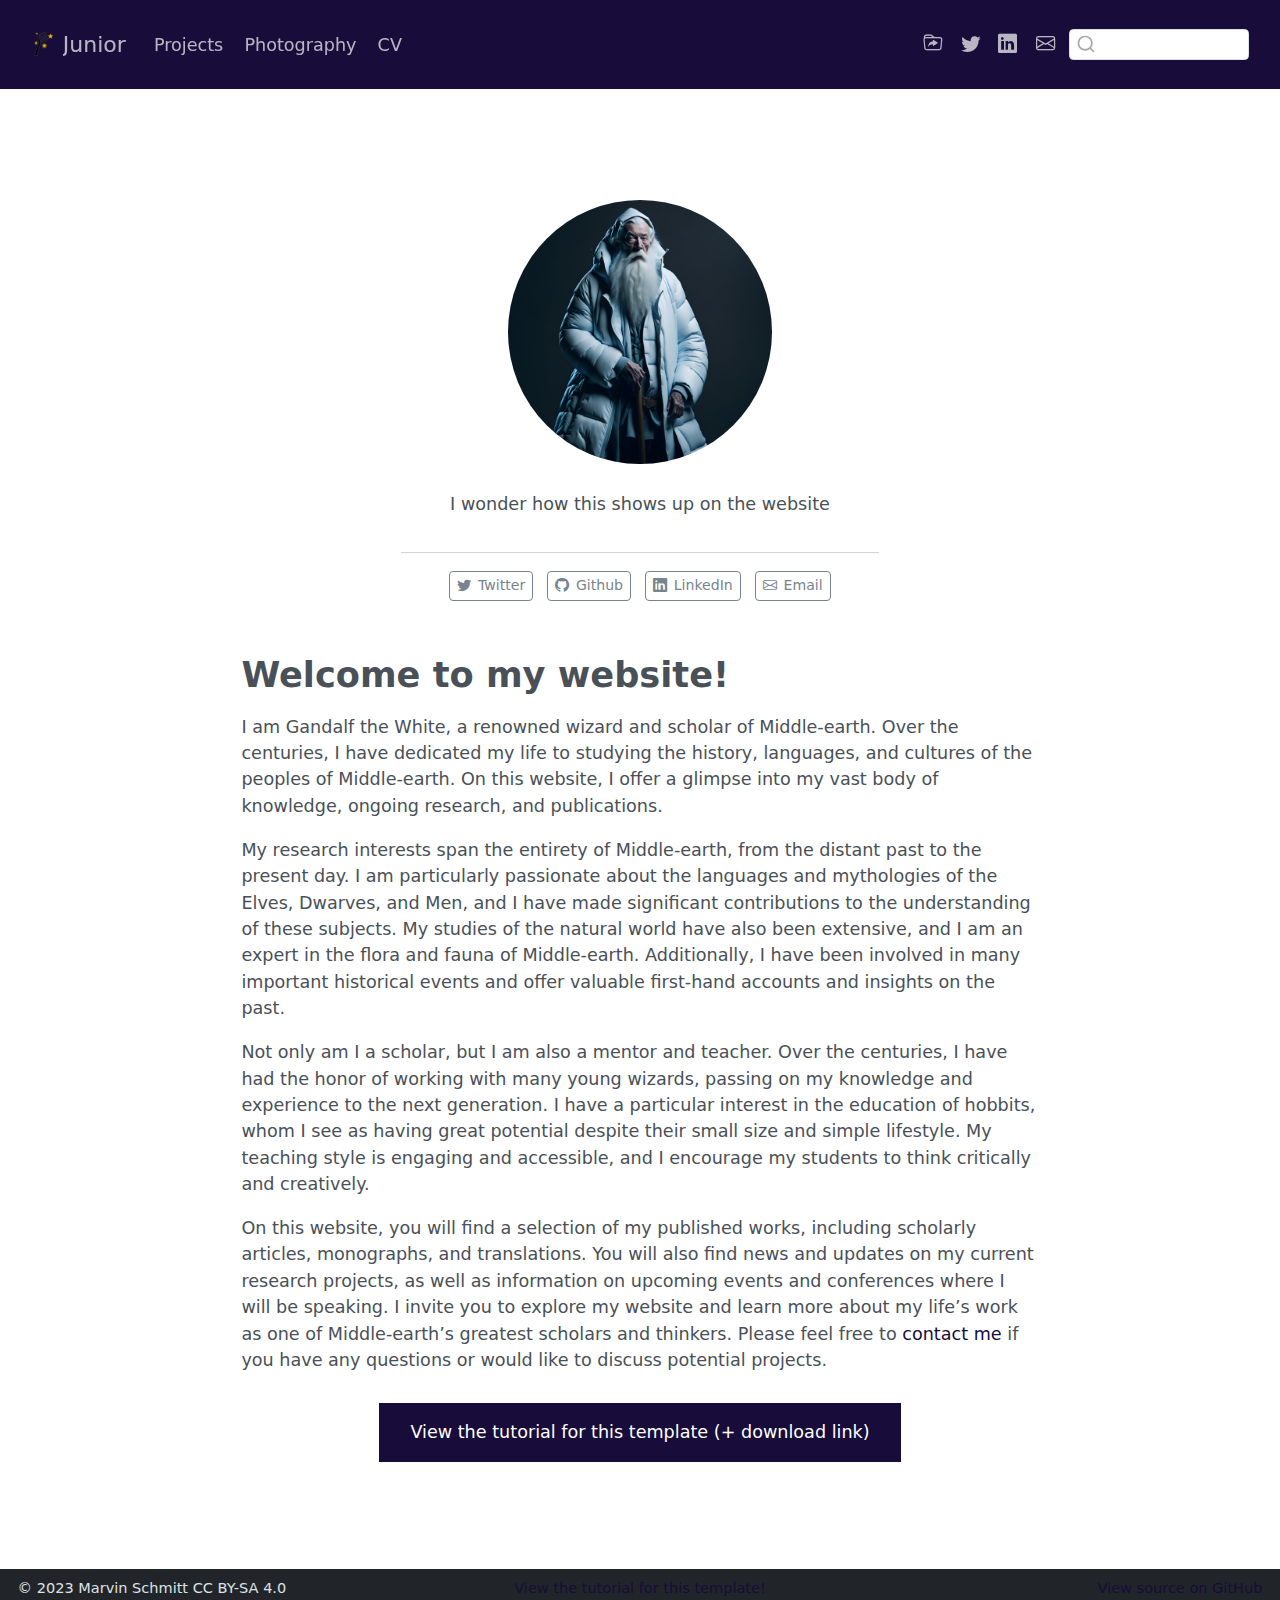
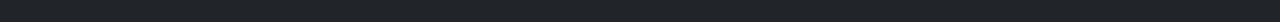
<file: docs/index.html>
<!DOCTYPE html>
<html xmlns="http://www.w3.org/1999/xhtml" lang="en" xml:lang="en"><head>

<meta charset="utf-8">
<meta name="generator" content="quarto-1.4.555">

<meta name="viewport" content="width=device-width, initial-scale=1.0, user-scalable=yes">


<title>Junior</title>
<style>
code{white-space: pre-wrap;}
span.smallcaps{font-variant: small-caps;}
div.columns{display: flex; gap: min(4vw, 1.5em);}
div.column{flex: auto; overflow-x: auto;}
div.hanging-indent{margin-left: 1.5em; text-indent: -1.5em;}
ul.task-list{list-style: none;}
ul.task-list li input[type="checkbox"] {
  width: 0.8em;
  margin: 0 0.8em 0.2em -1em; /* quarto-specific, see https://github.com/quarto-dev/quarto-cli/issues/4556 */ 
  vertical-align: middle;
}
</style>


<script src="site_libs/quarto-nav/quarto-nav.js"></script>
<script src="site_libs/clipboard/clipboard.min.js"></script>
<script src="site_libs/quarto-search/autocomplete.umd.js"></script>
<script src="site_libs/quarto-search/fuse.min.js"></script>
<script src="site_libs/quarto-search/quarto-search.js"></script>
<meta name="quarto:offset" content="./">
<link href="./img/favicon.png" rel="icon" type="image/png">
<script src="site_libs/quarto-html/quarto.js"></script>
<script src="site_libs/quarto-html/popper.min.js"></script>
<script src="site_libs/quarto-html/tippy.umd.min.js"></script>
<link href="site_libs/quarto-html/tippy.css" rel="stylesheet">
<link href="site_libs/quarto-html/quarto-syntax-highlighting.css" rel="stylesheet" id="quarto-text-highlighting-styles">
<script src="site_libs/bootstrap/bootstrap.min.js"></script>
<link href="site_libs/bootstrap/bootstrap-icons.css" rel="stylesheet">
<link href="site_libs/bootstrap/bootstrap.min.css" rel="stylesheet" id="quarto-bootstrap" data-mode="light">
<script id="quarto-search-options" type="application/json">{
  "location": "navbar",
  "copy-button": false,
  "collapse-after": 3,
  "panel-placement": "end",
  "type": "textbox",
  "limit": 50,
  "keyboard-shortcut": [
    "f",
    "/",
    "s"
  ],
  "language": {
    "search-no-results-text": "No results",
    "search-matching-documents-text": "matching documents",
    "search-copy-link-title": "Copy link to search",
    "search-hide-matches-text": "Hide additional matches",
    "search-more-match-text": "more match in this document",
    "search-more-matches-text": "more matches in this document",
    "search-clear-button-title": "Clear",
    "search-text-placeholder": "",
    "search-detached-cancel-button-title": "Cancel",
    "search-submit-button-title": "Submit",
    "search-label": "Search"
  }
}</script>


</head>

<body class="nav-fixed fullcontent">

<div id="quarto-search-results"></div>
  <header id="quarto-header" class="headroom fixed-top">
    <nav class="navbar navbar-expand-lg " data-bs-theme="dark">
      <div class="navbar-container container-fluid">
      <div class="navbar-brand-container mx-auto">
    <a href="./index.html" class="navbar-brand navbar-brand-logo">
    <img src="./img/logo.png" alt="" class="navbar-logo">
    </a>
    <a class="navbar-brand" href="./index.html">
    <span class="navbar-title">Junior</span>
    </a>
  </div>
            <div id="quarto-search" class="" title="Search"></div>
          <button class="navbar-toggler" type="button" data-bs-toggle="collapse" data-bs-target="#navbarCollapse" aria-controls="navbarCollapse" aria-expanded="false" aria-label="Toggle navigation" onclick="if (window.quartoToggleHeadroom) { window.quartoToggleHeadroom(); }">
  <span class="navbar-toggler-icon"></span>
</button>
          <div class="collapse navbar-collapse" id="navbarCollapse">
            <ul class="navbar-nav navbar-nav-scroll me-auto">
  <li class="nav-item">
    <a class="nav-link" href="./projects/index.html"> 
<span class="menu-text">Projects</span></a>
  </li>  
  <li class="nav-item">
    <a class="nav-link" href="./photography/index.html"> 
<span class="menu-text">Photography</span></a>
  </li>  
  <li class="nav-item">
    <a class="nav-link" href="./cv/index.html"> 
<span class="menu-text">CV</span></a>
  </li>  
</ul>
            <ul class="navbar-nav navbar-nav-scroll ms-auto">
  <li class="nav-item compact">
    <a class="nav-link" href="https://www.marvinschmitt.com/blog/website-tutorial-quarto/"> <i class="bi bi-folder-symlink" role="img">
</i> 
<span class="menu-text"></span></a>
  </li>  
  <li class="nav-item compact">
    <a class="nav-link" href="https://twitter.com/MarvinSchmittML"> <i class="bi bi-twitter" role="img">
</i> 
<span class="menu-text"></span></a>
  </li>  
  <li class="nav-item compact">
    <a class="nav-link" href="https://www.linkedin.com/in/marvin-schmitt-a85b321a2/"> <i class="bi bi-linkedin" role="img">
</i> 
<span class="menu-text"></span></a>
  </li>  
  <li class="nav-item compact">
    <a class="nav-link" href="mailto:mail.marvinschmitt@gmail.com"> <i class="bi bi-envelope" role="img" aria-label="email">
</i> 
<span class="menu-text"></span></a>
  </li>  
</ul>
          </div> <!-- /navcollapse -->
          <div class="quarto-navbar-tools">
</div>
      </div> <!-- /container-fluid -->
    </nav>
</header>
<!-- content -->
<div id="quarto-content" class="quarto-container page-columns page-rows-contents page-layout-article page-navbar">
<!-- sidebar -->
<!-- margin-sidebar -->
    
<!-- main -->
<main class="content" id="quarto-document-content">




<div class="quarto-about-jolla content">
  <img src="img/my_image.jpg" class="about-image
  round " style="height: 15em; width: 15em;">
 <div id="about-block">
<p>I wonder how this shows up on the website</p>
</div> 
  <hr class="about-sep">
   <div class="about-links">
  <a href="https://twitter.com/MarvinSchmittML" class="about-link" rel="" target="">
    <i class="bi bi-twitter"></i>
     <span class="about-link-text">Twitter</span>
  </a>
  <a href="https://github.com/marvinschmitt" class="about-link" rel="" target="">
    <i class="bi bi-github"></i>
     <span class="about-link-text">Github</span>
  </a>
  <a href="https://www.linkedin.com/in/marvin-schmitt-a85b321a2/" class="about-link" rel="" target="">
    <i class="bi bi-linkedin"></i>
     <span class="about-link-text">LinkedIn</span>
  </a>
  <a href="mailto:mail.marvinschmitt@gmail.com" class="about-link" rel="" target="">
    <i class="bi bi-envelope"></i>
     <span class="about-link-text">Email</span>
  </a>
</div>
</div>

<section id="welcome-to-my-website" class="level1">
<h1>Welcome to my website!</h1>
<p>I am Gandalf the White, a renowned wizard and scholar of Middle-earth. Over the centuries, I have dedicated my life to studying the history, languages, and cultures of the peoples of Middle-earth. On this website, I offer a glimpse into my vast body of knowledge, ongoing research, and publications.</p>
<p>My research interests span the entirety of Middle-earth, from the distant past to the present day. I am particularly passionate about the languages and mythologies of the Elves, Dwarves, and Men, and I have made significant contributions to the understanding of these subjects. My studies of the natural world have also been extensive, and I am an expert in the flora and fauna of Middle-earth. Additionally, I have been involved in many important historical events and offer valuable first-hand accounts and insights on the past.</p>
<p>Not only am I a scholar, but I am also a mentor and teacher. Over the centuries, I have had the honor of working with many young wizards, passing on my knowledge and experience to the next generation. I have a particular interest in the education of hobbits, whom I see as having great potential despite their small size and simple lifestyle. My teaching style is engaging and accessible, and I encourage my students to think critically and creatively.</p>
<p>On this website, you will find a selection of my published works, including scholarly articles, monographs, and translations. You will also find news and updates on my current research projects, as well as information on upcoming events and conferences where I will be speaking. I invite you to explore my website and learn more about my life’s work as one of Middle-earth’s greatest scholars and thinkers. Please feel free to <a href="mailto:mail.marvinschmitt@gmail.com">contact me</a> if you have any questions or would like to discuss potential projects.</p>
<div style="margin: 30px; text-align: center;">
<a class="btn btn-primary" href="https://www.marvinschmitt.com/blog/website-tutorial-quarto/" role="button" target="_blank" style="padding: 15px 30px;">View the tutorial for this template (+ download link)</a>
</div>



</section>

</main> <!-- /main -->
<script id="quarto-html-after-body" type="application/javascript">
window.document.addEventListener("DOMContentLoaded", function (event) {
  const toggleBodyColorMode = (bsSheetEl) => {
    const mode = bsSheetEl.getAttribute("data-mode");
    const bodyEl = window.document.querySelector("body");
    if (mode === "dark") {
      bodyEl.classList.add("quarto-dark");
      bodyEl.classList.remove("quarto-light");
    } else {
      bodyEl.classList.add("quarto-light");
      bodyEl.classList.remove("quarto-dark");
    }
  }
  const toggleBodyColorPrimary = () => {
    const bsSheetEl = window.document.querySelector("link#quarto-bootstrap");
    if (bsSheetEl) {
      toggleBodyColorMode(bsSheetEl);
    }
  }
  toggleBodyColorPrimary();  
  const isCodeAnnotation = (el) => {
    for (const clz of el.classList) {
      if (clz.startsWith('code-annotation-')) {                     
        return true;
      }
    }
    return false;
  }
  const clipboard = new window.ClipboardJS('.code-copy-button', {
    text: function(trigger) {
      const codeEl = trigger.previousElementSibling.cloneNode(true);
      for (const childEl of codeEl.children) {
        if (isCodeAnnotation(childEl)) {
          childEl.remove();
        }
      }
      return codeEl.innerText;
    }
  });
  clipboard.on('success', function(e) {
    // button target
    const button = e.trigger;
    // don't keep focus
    button.blur();
    // flash "checked"
    button.classList.add('code-copy-button-checked');
    var currentTitle = button.getAttribute("title");
    button.setAttribute("title", "Copied!");
    let tooltip;
    if (window.bootstrap) {
      button.setAttribute("data-bs-toggle", "tooltip");
      button.setAttribute("data-bs-placement", "left");
      button.setAttribute("data-bs-title", "Copied!");
      tooltip = new bootstrap.Tooltip(button, 
        { trigger: "manual", 
          customClass: "code-copy-button-tooltip",
          offset: [0, -8]});
      tooltip.show();    
    }
    setTimeout(function() {
      if (tooltip) {
        tooltip.hide();
        button.removeAttribute("data-bs-title");
        button.removeAttribute("data-bs-toggle");
        button.removeAttribute("data-bs-placement");
      }
      button.setAttribute("title", currentTitle);
      button.classList.remove('code-copy-button-checked');
    }, 1000);
    // clear code selection
    e.clearSelection();
  });
    var localhostRegex = new RegExp(/^(?:http|https):\/\/localhost\:?[0-9]*\//);
    var mailtoRegex = new RegExp(/^mailto:/);
      var filterRegex = new RegExp('/' + window.location.host + '/');
    var isInternal = (href) => {
        return filterRegex.test(href) || localhostRegex.test(href) || mailtoRegex.test(href);
    }
    // Inspect non-navigation links and adorn them if external
 	var links = window.document.querySelectorAll('a[href]:not(.nav-link):not(.navbar-brand):not(.toc-action):not(.sidebar-link):not(.sidebar-item-toggle):not(.pagination-link):not(.no-external):not([aria-hidden]):not(.dropdown-item):not(.quarto-navigation-tool)');
    for (var i=0; i<links.length; i++) {
      const link = links[i];
      if (!isInternal(link.href)) {
        // undo the damage that might have been done by quarto-nav.js in the case of
        // links that we want to consider external
        if (link.dataset.originalHref !== undefined) {
          link.href = link.dataset.originalHref;
        }
      }
    }
  function tippyHover(el, contentFn, onTriggerFn, onUntriggerFn) {
    const config = {
      allowHTML: true,
      maxWidth: 500,
      delay: 100,
      arrow: false,
      appendTo: function(el) {
          return el.parentElement;
      },
      interactive: true,
      interactiveBorder: 10,
      theme: 'quarto',
      placement: 'bottom-start',
    };
    if (contentFn) {
      config.content = contentFn;
    }
    if (onTriggerFn) {
      config.onTrigger = onTriggerFn;
    }
    if (onUntriggerFn) {
      config.onUntrigger = onUntriggerFn;
    }
    window.tippy(el, config); 
  }
  const noterefs = window.document.querySelectorAll('a[role="doc-noteref"]');
  for (var i=0; i<noterefs.length; i++) {
    const ref = noterefs[i];
    tippyHover(ref, function() {
      // use id or data attribute instead here
      let href = ref.getAttribute('data-footnote-href') || ref.getAttribute('href');
      try { href = new URL(href).hash; } catch {}
      const id = href.replace(/^#\/?/, "");
      const note = window.document.getElementById(id);
      if (note) {
        return note.innerHTML;
      } else {
        return "";
      }
    });
  }
  const xrefs = window.document.querySelectorAll('a.quarto-xref');
  const processXRef = (id, note) => {
    // Strip column container classes
    const stripColumnClz = (el) => {
      el.classList.remove("page-full", "page-columns");
      if (el.children) {
        for (const child of el.children) {
          stripColumnClz(child);
        }
      }
    }
    stripColumnClz(note)
    if (id === null || id.startsWith('sec-')) {
      // Special case sections, only their first couple elements
      const container = document.createElement("div");
      if (note.children && note.children.length > 2) {
        container.appendChild(note.children[0].cloneNode(true));
        for (let i = 1; i < note.children.length; i++) {
          const child = note.children[i];
          if (child.tagName === "P" && child.innerText === "") {
            continue;
          } else {
            container.appendChild(child.cloneNode(true));
            break;
          }
        }
        if (window.Quarto?.typesetMath) {
          window.Quarto.typesetMath(container);
        }
        return container.innerHTML
      } else {
        if (window.Quarto?.typesetMath) {
          window.Quarto.typesetMath(note);
        }
        return note.innerHTML;
      }
    } else {
      // Remove any anchor links if they are present
      const anchorLink = note.querySelector('a.anchorjs-link');
      if (anchorLink) {
        anchorLink.remove();
      }
      if (window.Quarto?.typesetMath) {
        window.Quarto.typesetMath(note);
      }
      // TODO in 1.5, we should make sure this works without a callout special case
      if (note.classList.contains("callout")) {
        return note.outerHTML;
      } else {
        return note.innerHTML;
      }
    }
  }
  for (var i=0; i<xrefs.length; i++) {
    const xref = xrefs[i];
    tippyHover(xref, undefined, function(instance) {
      instance.disable();
      let url = xref.getAttribute('href');
      let hash = undefined; 
      if (url.startsWith('#')) {
        hash = url;
      } else {
        try { hash = new URL(url).hash; } catch {}
      }
      if (hash) {
        const id = hash.replace(/^#\/?/, "");
        const note = window.document.getElementById(id);
        if (note !== null) {
          try {
            const html = processXRef(id, note.cloneNode(true));
            instance.setContent(html);
          } finally {
            instance.enable();
            instance.show();
          }
        } else {
          // See if we can fetch this
          fetch(url.split('#')[0])
          .then(res => res.text())
          .then(html => {
            const parser = new DOMParser();
            const htmlDoc = parser.parseFromString(html, "text/html");
            const note = htmlDoc.getElementById(id);
            if (note !== null) {
              const html = processXRef(id, note);
              instance.setContent(html);
            } 
          }).finally(() => {
            instance.enable();
            instance.show();
          });
        }
      } else {
        // See if we can fetch a full url (with no hash to target)
        // This is a special case and we should probably do some content thinning / targeting
        fetch(url)
        .then(res => res.text())
        .then(html => {
          const parser = new DOMParser();
          const htmlDoc = parser.parseFromString(html, "text/html");
          const note = htmlDoc.querySelector('main.content');
          if (note !== null) {
            // This should only happen for chapter cross references
            // (since there is no id in the URL)
            // remove the first header
            if (note.children.length > 0 && note.children[0].tagName === "HEADER") {
              note.children[0].remove();
            }
            const html = processXRef(null, note);
            instance.setContent(html);
          } 
        }).finally(() => {
          instance.enable();
          instance.show();
        });
      }
    }, function(instance) {
    });
  }
      let selectedAnnoteEl;
      const selectorForAnnotation = ( cell, annotation) => {
        let cellAttr = 'data-code-cell="' + cell + '"';
        let lineAttr = 'data-code-annotation="' +  annotation + '"';
        const selector = 'span[' + cellAttr + '][' + lineAttr + ']';
        return selector;
      }
      const selectCodeLines = (annoteEl) => {
        const doc = window.document;
        const targetCell = annoteEl.getAttribute("data-target-cell");
        const targetAnnotation = annoteEl.getAttribute("data-target-annotation");
        const annoteSpan = window.document.querySelector(selectorForAnnotation(targetCell, targetAnnotation));
        const lines = annoteSpan.getAttribute("data-code-lines").split(",");
        const lineIds = lines.map((line) => {
          return targetCell + "-" + line;
        })
        let top = null;
        let height = null;
        let parent = null;
        if (lineIds.length > 0) {
            //compute the position of the single el (top and bottom and make a div)
            const el = window.document.getElementById(lineIds[0]);
            top = el.offsetTop;
            height = el.offsetHeight;
            parent = el.parentElement.parentElement;
          if (lineIds.length > 1) {
            const lastEl = window.document.getElementById(lineIds[lineIds.length - 1]);
            const bottom = lastEl.offsetTop + lastEl.offsetHeight;
            height = bottom - top;
          }
          if (top !== null && height !== null && parent !== null) {
            // cook up a div (if necessary) and position it 
            let div = window.document.getElementById("code-annotation-line-highlight");
            if (div === null) {
              div = window.document.createElement("div");
              div.setAttribute("id", "code-annotation-line-highlight");
              div.style.position = 'absolute';
              parent.appendChild(div);
            }
            div.style.top = top - 2 + "px";
            div.style.height = height + 4 + "px";
            div.style.left = 0;
            let gutterDiv = window.document.getElementById("code-annotation-line-highlight-gutter");
            if (gutterDiv === null) {
              gutterDiv = window.document.createElement("div");
              gutterDiv.setAttribute("id", "code-annotation-line-highlight-gutter");
              gutterDiv.style.position = 'absolute';
              const codeCell = window.document.getElementById(targetCell);
              const gutter = codeCell.querySelector('.code-annotation-gutter');
              gutter.appendChild(gutterDiv);
            }
            gutterDiv.style.top = top - 2 + "px";
            gutterDiv.style.height = height + 4 + "px";
          }
          selectedAnnoteEl = annoteEl;
        }
      };
      const unselectCodeLines = () => {
        const elementsIds = ["code-annotation-line-highlight", "code-annotation-line-highlight-gutter"];
        elementsIds.forEach((elId) => {
          const div = window.document.getElementById(elId);
          if (div) {
            div.remove();
          }
        });
        selectedAnnoteEl = undefined;
      };
        // Handle positioning of the toggle
    window.addEventListener(
      "resize",
      throttle(() => {
        elRect = undefined;
        if (selectedAnnoteEl) {
          selectCodeLines(selectedAnnoteEl);
        }
      }, 10)
    );
    function throttle(fn, ms) {
    let throttle = false;
    let timer;
      return (...args) => {
        if(!throttle) { // first call gets through
            fn.apply(this, args);
            throttle = true;
        } else { // all the others get throttled
            if(timer) clearTimeout(timer); // cancel #2
            timer = setTimeout(() => {
              fn.apply(this, args);
              timer = throttle = false;
            }, ms);
        }
      };
    }
      // Attach click handler to the DT
      const annoteDls = window.document.querySelectorAll('dt[data-target-cell]');
      for (const annoteDlNode of annoteDls) {
        annoteDlNode.addEventListener('click', (event) => {
          const clickedEl = event.target;
          if (clickedEl !== selectedAnnoteEl) {
            unselectCodeLines();
            const activeEl = window.document.querySelector('dt[data-target-cell].code-annotation-active');
            if (activeEl) {
              activeEl.classList.remove('code-annotation-active');
            }
            selectCodeLines(clickedEl);
            clickedEl.classList.add('code-annotation-active');
          } else {
            // Unselect the line
            unselectCodeLines();
            clickedEl.classList.remove('code-annotation-active');
          }
        });
      }
  const findCites = (el) => {
    const parentEl = el.parentElement;
    if (parentEl) {
      const cites = parentEl.dataset.cites;
      if (cites) {
        return {
          el,
          cites: cites.split(' ')
        };
      } else {
        return findCites(el.parentElement)
      }
    } else {
      return undefined;
    }
  };
  var bibliorefs = window.document.querySelectorAll('a[role="doc-biblioref"]');
  for (var i=0; i<bibliorefs.length; i++) {
    const ref = bibliorefs[i];
    const citeInfo = findCites(ref);
    if (citeInfo) {
      tippyHover(citeInfo.el, function() {
        var popup = window.document.createElement('div');
        citeInfo.cites.forEach(function(cite) {
          var citeDiv = window.document.createElement('div');
          citeDiv.classList.add('hanging-indent');
          citeDiv.classList.add('csl-entry');
          var biblioDiv = window.document.getElementById('ref-' + cite);
          if (biblioDiv) {
            citeDiv.innerHTML = biblioDiv.innerHTML;
          }
          popup.appendChild(citeDiv);
        });
        return popup.innerHTML;
      });
    }
  }
});
</script>
</div> <!-- /content -->
<footer class="footer">
  <div class="nav-footer">
    <div class="nav-footer-left">
<p><span class="faux-block">© 2023 Marvin Schmitt CC BY-SA 4.0</span></p>
</div>   
    <div class="nav-footer-center">
<p><span class="faux-block"><a href="https://www.marvinschmitt.com/blog/website-tutorial-quarto/">View the tutorial for this template!</a></span></p>
</div>
    <div class="nav-footer-right">
<p><span class="faux-block"><a href="https://github.com/marvinschmitt/quarto-website-template/">View source on GitHub</a></span></p>
</div>
  </div>
</footer>




</body></html>
</file>
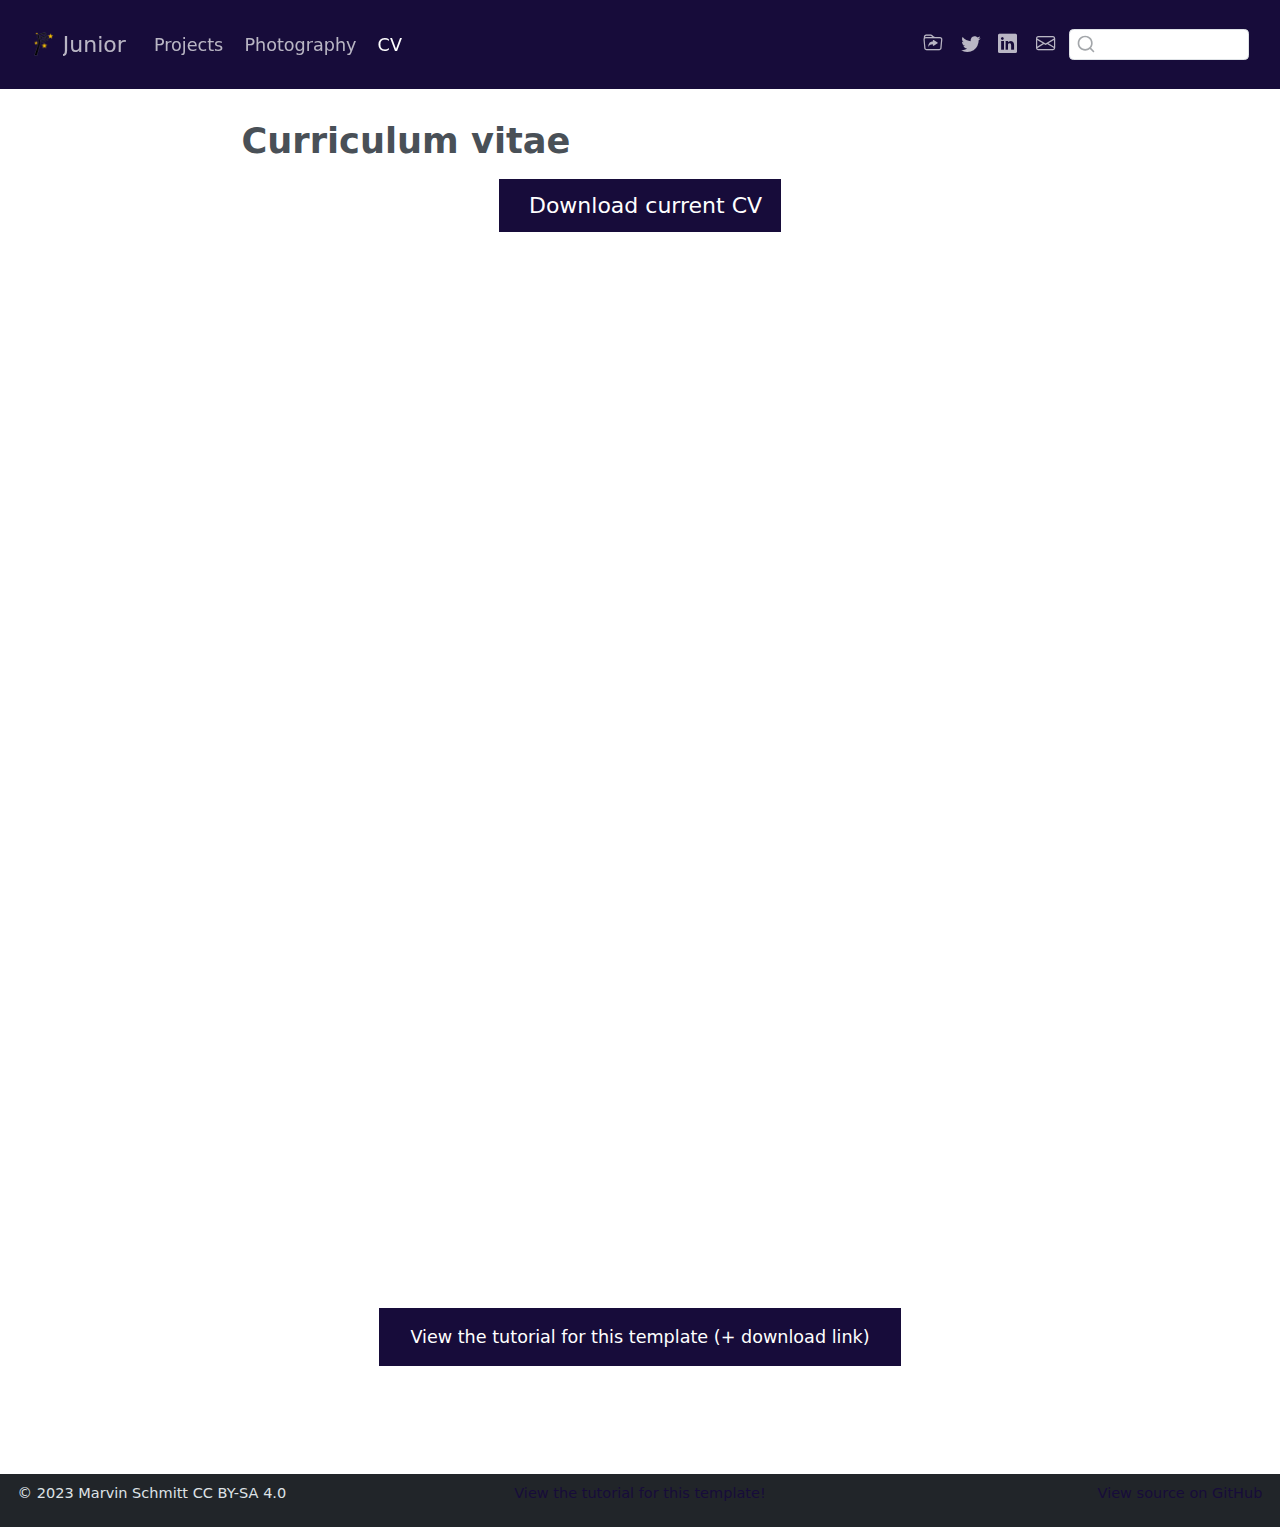
<file: docs/cv/index.html>
<!DOCTYPE html>
<html xmlns="http://www.w3.org/1999/xhtml" lang="en" xml:lang="en"><head>
<meta http-equiv="Content-Type" content="text/html; charset=UTF-8">
<meta charset="utf-8">
<meta name="generator" content="quarto-1.4.555">
<meta name="viewport" content="width=device-width, initial-scale=1.0, user-scalable=yes">
<title>Junior - Curriculum vitae</title>
<style>
code{white-space: pre-wrap;}
span.smallcaps{font-variant: small-caps;}
div.columns{display: flex; gap: min(4vw, 1.5em);}
div.column{flex: auto; overflow-x: auto;}
div.hanging-indent{margin-left: 1.5em; text-indent: -1.5em;}
ul.task-list{list-style: none;}
ul.task-list li input[type="checkbox"] {
  width: 0.8em;
  margin: 0 0.8em 0.2em -1em; /* quarto-specific, see https://github.com/quarto-dev/quarto-cli/issues/4556 */ 
  vertical-align: middle;
}
</style>

<script src="../site_libs/quarto-nav/quarto-nav.js"></script>
<script src="../site_libs/clipboard/clipboard.min.js"></script>
<script src="../site_libs/quarto-search/autocomplete.umd.js"></script>
<script src="../site_libs/quarto-search/fuse.min.js"></script>
<script src="../site_libs/quarto-search/quarto-search.js"></script>
<meta name="quarto:offset" content="../">
<link href="../img/favicon.png" rel="icon" type="image/png">
<script src="../site_libs/quarto-html/quarto.js"></script>
<script src="../site_libs/quarto-html/popper.min.js"></script>
<script src="../site_libs/quarto-html/tippy.umd.min.js"></script>
<script src="../site_libs/quarto-html/anchor.min.js"></script>
<link href="../site_libs/quarto-html/tippy.css" rel="stylesheet">
<link href="../site_libs/quarto-html/quarto-syntax-highlighting.css" rel="stylesheet" id="quarto-text-highlighting-styles">
<script src="../site_libs/bootstrap/bootstrap.min.js"></script>
<link href="../site_libs/bootstrap/bootstrap-icons.css" rel="stylesheet">
<link href="../site_libs/bootstrap/bootstrap.min.css" rel="stylesheet" id="quarto-bootstrap" data-mode="light"><script id="quarto-search-options" type="application/json">{
  "location": "navbar",
  "copy-button": false,
  "collapse-after": 3,
  "panel-placement": "end",
  "type": "textbox",
  "limit": 50,
  "keyboard-shortcut": [
    "f",
    "/",
    "s"
  ],
  "language": {
    "search-no-results-text": "No results",
    "search-matching-documents-text": "matching documents",
    "search-copy-link-title": "Copy link to search",
    "search-hide-matches-text": "Hide additional matches",
    "search-more-match-text": "more match in this document",
    "search-more-matches-text": "more matches in this document",
    "search-clear-button-title": "Clear",
    "search-text-placeholder": "",
    "search-detached-cancel-button-title": "Cancel",
    "search-submit-button-title": "Submit",
    "search-label": "Search"
  }
}</script>
</head>
<body class="nav-fixed fullcontent">

<div id="quarto-search-results"></div>
  <header id="quarto-header" class="headroom fixed-top"><nav class="navbar navbar-expand-lg " data-bs-theme="dark"><div class="navbar-container container-fluid">
      <div class="navbar-brand-container mx-auto">
    <a href="../index.html" class="navbar-brand navbar-brand-logo">
    <img src="../img/logo.png" alt="" class="navbar-logo"></a>
    <a class="navbar-brand" href="../index.html">
    <span class="navbar-title">Junior</span>
    </a>
  </div>
            <div id="quarto-search" class="" title="Search"></div>
          <button class="navbar-toggler" type="button" data-bs-toggle="collapse" data-bs-target="#navbarCollapse" aria-controls="navbarCollapse" aria-expanded="false" aria-label="Toggle navigation" onclick="if (window.quartoToggleHeadroom) { window.quartoToggleHeadroom(); }">
  <span class="navbar-toggler-icon"></span>
</button>
          <div class="collapse navbar-collapse" id="navbarCollapse">
            <ul class="navbar-nav navbar-nav-scroll me-auto">
<li class="nav-item">
    <a class="nav-link" href="../projects/index.html"> 
<span class="menu-text">Projects</span></a>
  </li>  
  <li class="nav-item">
    <a class="nav-link" href="../photography/index.html"> 
<span class="menu-text">Photography</span></a>
  </li>  
  <li class="nav-item">
    <a class="nav-link active" href="../cv/index.html" aria-current="page"> 
<span class="menu-text">CV</span></a>
  </li>  
</ul>
<ul class="navbar-nav navbar-nav-scroll ms-auto">
<li class="nav-item compact">
    <a class="nav-link" href="https://www.marvinschmitt.com/blog/website-tutorial-quarto/"> <i class="bi bi-folder-symlink" role="img">
</i> 
<span class="menu-text"></span></a>
  </li>  
  <li class="nav-item compact">
    <a class="nav-link" href="https://twitter.com/MarvinSchmittML"> <i class="bi bi-twitter" role="img">
</i> 
<span class="menu-text"></span></a>
  </li>  
  <li class="nav-item compact">
    <a class="nav-link" href="https://www.linkedin.com/in/marvin-schmitt-a85b321a2/"> <i class="bi bi-linkedin" role="img">
</i> 
<span class="menu-text"></span></a>
  </li>  
  <li class="nav-item compact">
    <a class="nav-link" href="mailto:mail.marvinschmitt@gmail.com"> <i class="bi bi-envelope" role="img" aria-label="email">
</i> 
<span class="menu-text"></span></a>
  </li>  
</ul>
</div> <!-- /navcollapse -->
          <div class="quarto-navbar-tools">
</div>
      </div> <!-- /container-fluid -->
    </nav></header><!-- content --><div id="quarto-content" class="quarto-container page-columns page-rows-contents page-layout-article page-navbar">
<!-- sidebar -->
<!-- margin-sidebar -->
    
<!-- main -->
<main class="content" id="quarto-document-content"><header id="title-block-header" class="quarto-title-block default"><div class="quarto-title">
<h1 class="title">Curriculum vitae</h1>
</div>



<div class="quarto-title-meta">

    
  
    
  </div>
  


</header><div class="cell">
<style type="text/css">
.embed-container {
    position: relative;
    padding-bottom: 129%;
    height: 0;
    overflow: hidden;
    max-width: 100%;
}
.embed-container iframe,
.embed-container object,
.embed-container embed {
    position: absolute;
    top: 0;
    left: 0;
    width: 100%;
    height: 100%;
}
</style>
</div>
<p class="text-center">
  <a class="btn btn-primary btn-lg cv-download" href="cv.pdf" target="_blank">
    <i class="fa-solid fa-file-arrow-down"></i> Download current CV
  </a>
</p>
<div class="embed-container">
  <iframe src="cv.pdf#toolbar=0" style="border: 0.5px;width: 100%;"></iframe>
</div>
<div style="margin: 30px; text-align: center;">
<a class="btn btn-primary" href="https://www.marvinschmitt.com/blog/website-tutorial-quarto/" role="button" target="_blank" style="padding: 15px 30px;">View the tutorial for this template (+ download link)</a>
</div>



</main><!-- /main --><script id="quarto-html-after-body" type="application/javascript">
window.document.addEventListener("DOMContentLoaded", function (event) {
  const toggleBodyColorMode = (bsSheetEl) => {
    const mode = bsSheetEl.getAttribute("data-mode");
    const bodyEl = window.document.querySelector("body");
    if (mode === "dark") {
      bodyEl.classList.add("quarto-dark");
      bodyEl.classList.remove("quarto-light");
    } else {
      bodyEl.classList.add("quarto-light");
      bodyEl.classList.remove("quarto-dark");
    }
  }
  const toggleBodyColorPrimary = () => {
    const bsSheetEl = window.document.querySelector("link#quarto-bootstrap");
    if (bsSheetEl) {
      toggleBodyColorMode(bsSheetEl);
    }
  }
  toggleBodyColorPrimary();  
  const icon = "";
  const anchorJS = new window.AnchorJS();
  anchorJS.options = {
    placement: 'right',
    icon: icon
  };
  anchorJS.add('.anchored');
  const isCodeAnnotation = (el) => {
    for (const clz of el.classList) {
      if (clz.startsWith('code-annotation-')) {                     
        return true;
      }
    }
    return false;
  }
  const clipboard = new window.ClipboardJS('.code-copy-button', {
    text: function(trigger) {
      const codeEl = trigger.previousElementSibling.cloneNode(true);
      for (const childEl of codeEl.children) {
        if (isCodeAnnotation(childEl)) {
          childEl.remove();
        }
      }
      return codeEl.innerText;
    }
  });
  clipboard.on('success', function(e) {
    // button target
    const button = e.trigger;
    // don't keep focus
    button.blur();
    // flash "checked"
    button.classList.add('code-copy-button-checked');
    var currentTitle = button.getAttribute("title");
    button.setAttribute("title", "Copied!");
    let tooltip;
    if (window.bootstrap) {
      button.setAttribute("data-bs-toggle", "tooltip");
      button.setAttribute("data-bs-placement", "left");
      button.setAttribute("data-bs-title", "Copied!");
      tooltip = new bootstrap.Tooltip(button, 
        { trigger: "manual", 
          customClass: "code-copy-button-tooltip",
          offset: [0, -8]});
      tooltip.show();    
    }
    setTimeout(function() {
      if (tooltip) {
        tooltip.hide();
        button.removeAttribute("data-bs-title");
        button.removeAttribute("data-bs-toggle");
        button.removeAttribute("data-bs-placement");
      }
      button.setAttribute("title", currentTitle);
      button.classList.remove('code-copy-button-checked');
    }, 1000);
    // clear code selection
    e.clearSelection();
  });
    var localhostRegex = new RegExp(/^(?:http|https):\/\/localhost\:?[0-9]*\//);
    var mailtoRegex = new RegExp(/^mailto:/);
      var filterRegex = new RegExp('/' + window.location.host + '/');
    var isInternal = (href) => {
        return filterRegex.test(href) || localhostRegex.test(href) || mailtoRegex.test(href);
    }
    // Inspect non-navigation links and adorn them if external
 	var links = window.document.querySelectorAll('a[href]:not(.nav-link):not(.navbar-brand):not(.toc-action):not(.sidebar-link):not(.sidebar-item-toggle):not(.pagination-link):not(.no-external):not([aria-hidden]):not(.dropdown-item):not(.quarto-navigation-tool)');
    for (var i=0; i<links.length; i++) {
      const link = links[i];
      if (!isInternal(link.href)) {
        // undo the damage that might have been done by quarto-nav.js in the case of
        // links that we want to consider external
        if (link.dataset.originalHref !== undefined) {
          link.href = link.dataset.originalHref;
        }
      }
    }
  function tippyHover(el, contentFn, onTriggerFn, onUntriggerFn) {
    const config = {
      allowHTML: true,
      maxWidth: 500,
      delay: 100,
      arrow: false,
      appendTo: function(el) {
          return el.parentElement;
      },
      interactive: true,
      interactiveBorder: 10,
      theme: 'quarto',
      placement: 'bottom-start',
    };
    if (contentFn) {
      config.content = contentFn;
    }
    if (onTriggerFn) {
      config.onTrigger = onTriggerFn;
    }
    if (onUntriggerFn) {
      config.onUntrigger = onUntriggerFn;
    }
    window.tippy(el, config); 
  }
  const noterefs = window.document.querySelectorAll('a[role="doc-noteref"]');
  for (var i=0; i<noterefs.length; i++) {
    const ref = noterefs[i];
    tippyHover(ref, function() {
      // use id or data attribute instead here
      let href = ref.getAttribute('data-footnote-href') || ref.getAttribute('href');
      try { href = new URL(href).hash; } catch {}
      const id = href.replace(/^#\/?/, "");
      const note = window.document.getElementById(id);
      if (note) {
        return note.innerHTML;
      } else {
        return "";
      }
    });
  }
  const xrefs = window.document.querySelectorAll('a.quarto-xref');
  const processXRef = (id, note) => {
    // Strip column container classes
    const stripColumnClz = (el) => {
      el.classList.remove("page-full", "page-columns");
      if (el.children) {
        for (const child of el.children) {
          stripColumnClz(child);
        }
      }
    }
    stripColumnClz(note)
    if (id === null || id.startsWith('sec-')) {
      // Special case sections, only their first couple elements
      const container = document.createElement("div");
      if (note.children && note.children.length > 2) {
        container.appendChild(note.children[0].cloneNode(true));
        for (let i = 1; i < note.children.length; i++) {
          const child = note.children[i];
          if (child.tagName === "P" && child.innerText === "") {
            continue;
          } else {
            container.appendChild(child.cloneNode(true));
            break;
          }
        }
        if (window.Quarto?.typesetMath) {
          window.Quarto.typesetMath(container);
        }
        return container.innerHTML
      } else {
        if (window.Quarto?.typesetMath) {
          window.Quarto.typesetMath(note);
        }
        return note.innerHTML;
      }
    } else {
      // Remove any anchor links if they are present
      const anchorLink = note.querySelector('a.anchorjs-link');
      if (anchorLink) {
        anchorLink.remove();
      }
      if (window.Quarto?.typesetMath) {
        window.Quarto.typesetMath(note);
      }
      // TODO in 1.5, we should make sure this works without a callout special case
      if (note.classList.contains("callout")) {
        return note.outerHTML;
      } else {
        return note.innerHTML;
      }
    }
  }
  for (var i=0; i<xrefs.length; i++) {
    const xref = xrefs[i];
    tippyHover(xref, undefined, function(instance) {
      instance.disable();
      let url = xref.getAttribute('href');
      let hash = undefined; 
      if (url.startsWith('#')) {
        hash = url;
      } else {
        try { hash = new URL(url).hash; } catch {}
      }
      if (hash) {
        const id = hash.replace(/^#\/?/, "");
        const note = window.document.getElementById(id);
        if (note !== null) {
          try {
            const html = processXRef(id, note.cloneNode(true));
            instance.setContent(html);
          } finally {
            instance.enable();
            instance.show();
          }
        } else {
          // See if we can fetch this
          fetch(url.split('#')[0])
          .then(res => res.text())
          .then(html => {
            const parser = new DOMParser();
            const htmlDoc = parser.parseFromString(html, "text/html");
            const note = htmlDoc.getElementById(id);
            if (note !== null) {
              const html = processXRef(id, note);
              instance.setContent(html);
            } 
          }).finally(() => {
            instance.enable();
            instance.show();
          });
        }
      } else {
        // See if we can fetch a full url (with no hash to target)
        // This is a special case and we should probably do some content thinning / targeting
        fetch(url)
        .then(res => res.text())
        .then(html => {
          const parser = new DOMParser();
          const htmlDoc = parser.parseFromString(html, "text/html");
          const note = htmlDoc.querySelector('main.content');
          if (note !== null) {
            // This should only happen for chapter cross references
            // (since there is no id in the URL)
            // remove the first header
            if (note.children.length > 0 && note.children[0].tagName === "HEADER") {
              note.children[0].remove();
            }
            const html = processXRef(null, note);
            instance.setContent(html);
          } 
        }).finally(() => {
          instance.enable();
          instance.show();
        });
      }
    }, function(instance) {
    });
  }
      let selectedAnnoteEl;
      const selectorForAnnotation = ( cell, annotation) => {
        let cellAttr = 'data-code-cell="' + cell + '"';
        let lineAttr = 'data-code-annotation="' +  annotation + '"';
        const selector = 'span[' + cellAttr + '][' + lineAttr + ']';
        return selector;
      }
      const selectCodeLines = (annoteEl) => {
        const doc = window.document;
        const targetCell = annoteEl.getAttribute("data-target-cell");
        const targetAnnotation = annoteEl.getAttribute("data-target-annotation");
        const annoteSpan = window.document.querySelector(selectorForAnnotation(targetCell, targetAnnotation));
        const lines = annoteSpan.getAttribute("data-code-lines").split(",");
        const lineIds = lines.map((line) => {
          return targetCell + "-" + line;
        })
        let top = null;
        let height = null;
        let parent = null;
        if (lineIds.length > 0) {
            //compute the position of the single el (top and bottom and make a div)
            const el = window.document.getElementById(lineIds[0]);
            top = el.offsetTop;
            height = el.offsetHeight;
            parent = el.parentElement.parentElement;
          if (lineIds.length > 1) {
            const lastEl = window.document.getElementById(lineIds[lineIds.length - 1]);
            const bottom = lastEl.offsetTop + lastEl.offsetHeight;
            height = bottom - top;
          }
          if (top !== null && height !== null && parent !== null) {
            // cook up a div (if necessary) and position it 
            let div = window.document.getElementById("code-annotation-line-highlight");
            if (div === null) {
              div = window.document.createElement("div");
              div.setAttribute("id", "code-annotation-line-highlight");
              div.style.position = 'absolute';
              parent.appendChild(div);
            }
            div.style.top = top - 2 + "px";
            div.style.height = height + 4 + "px";
            div.style.left = 0;
            let gutterDiv = window.document.getElementById("code-annotation-line-highlight-gutter");
            if (gutterDiv === null) {
              gutterDiv = window.document.createElement("div");
              gutterDiv.setAttribute("id", "code-annotation-line-highlight-gutter");
              gutterDiv.style.position = 'absolute';
              const codeCell = window.document.getElementById(targetCell);
              const gutter = codeCell.querySelector('.code-annotation-gutter');
              gutter.appendChild(gutterDiv);
            }
            gutterDiv.style.top = top - 2 + "px";
            gutterDiv.style.height = height + 4 + "px";
          }
          selectedAnnoteEl = annoteEl;
        }
      };
      const unselectCodeLines = () => {
        const elementsIds = ["code-annotation-line-highlight", "code-annotation-line-highlight-gutter"];
        elementsIds.forEach((elId) => {
          const div = window.document.getElementById(elId);
          if (div) {
            div.remove();
          }
        });
        selectedAnnoteEl = undefined;
      };
        // Handle positioning of the toggle
    window.addEventListener(
      "resize",
      throttle(() => {
        elRect = undefined;
        if (selectedAnnoteEl) {
          selectCodeLines(selectedAnnoteEl);
        }
      }, 10)
    );
    function throttle(fn, ms) {
    let throttle = false;
    let timer;
      return (...args) => {
        if(!throttle) { // first call gets through
            fn.apply(this, args);
            throttle = true;
        } else { // all the others get throttled
            if(timer) clearTimeout(timer); // cancel #2
            timer = setTimeout(() => {
              fn.apply(this, args);
              timer = throttle = false;
            }, ms);
        }
      };
    }
      // Attach click handler to the DT
      const annoteDls = window.document.querySelectorAll('dt[data-target-cell]');
      for (const annoteDlNode of annoteDls) {
        annoteDlNode.addEventListener('click', (event) => {
          const clickedEl = event.target;
          if (clickedEl !== selectedAnnoteEl) {
            unselectCodeLines();
            const activeEl = window.document.querySelector('dt[data-target-cell].code-annotation-active');
            if (activeEl) {
              activeEl.classList.remove('code-annotation-active');
            }
            selectCodeLines(clickedEl);
            clickedEl.classList.add('code-annotation-active');
          } else {
            // Unselect the line
            unselectCodeLines();
            clickedEl.classList.remove('code-annotation-active');
          }
        });
      }
  const findCites = (el) => {
    const parentEl = el.parentElement;
    if (parentEl) {
      const cites = parentEl.dataset.cites;
      if (cites) {
        return {
          el,
          cites: cites.split(' ')
        };
      } else {
        return findCites(el.parentElement)
      }
    } else {
      return undefined;
    }
  };
  var bibliorefs = window.document.querySelectorAll('a[role="doc-biblioref"]');
  for (var i=0; i<bibliorefs.length; i++) {
    const ref = bibliorefs[i];
    const citeInfo = findCites(ref);
    if (citeInfo) {
      tippyHover(citeInfo.el, function() {
        var popup = window.document.createElement('div');
        citeInfo.cites.forEach(function(cite) {
          var citeDiv = window.document.createElement('div');
          citeDiv.classList.add('hanging-indent');
          citeDiv.classList.add('csl-entry');
          var biblioDiv = window.document.getElementById('ref-' + cite);
          if (biblioDiv) {
            citeDiv.innerHTML = biblioDiv.innerHTML;
          }
          popup.appendChild(citeDiv);
        });
        return popup.innerHTML;
      });
    }
  }
});
</script>
</div> <!-- /content -->
<footer class="footer"><div class="nav-footer">
    <div class="nav-footer-left">
<p><span class="faux-block">© 2023 Marvin Schmitt CC BY-SA 4.0</span></p>
</div>   
    <div class="nav-footer-center">
<p><span class="faux-block"><a href="https://www.marvinschmitt.com/blog/website-tutorial-quarto/">View the tutorial for this template!</a></span></p>
</div>
    <div class="nav-footer-right">
<p><span class="faux-block"><a href="https://github.com/marvinschmitt/quarto-website-template/">View source on GitHub</a></span></p>
</div>
  </div>
</footer>


</body></html>
</file>
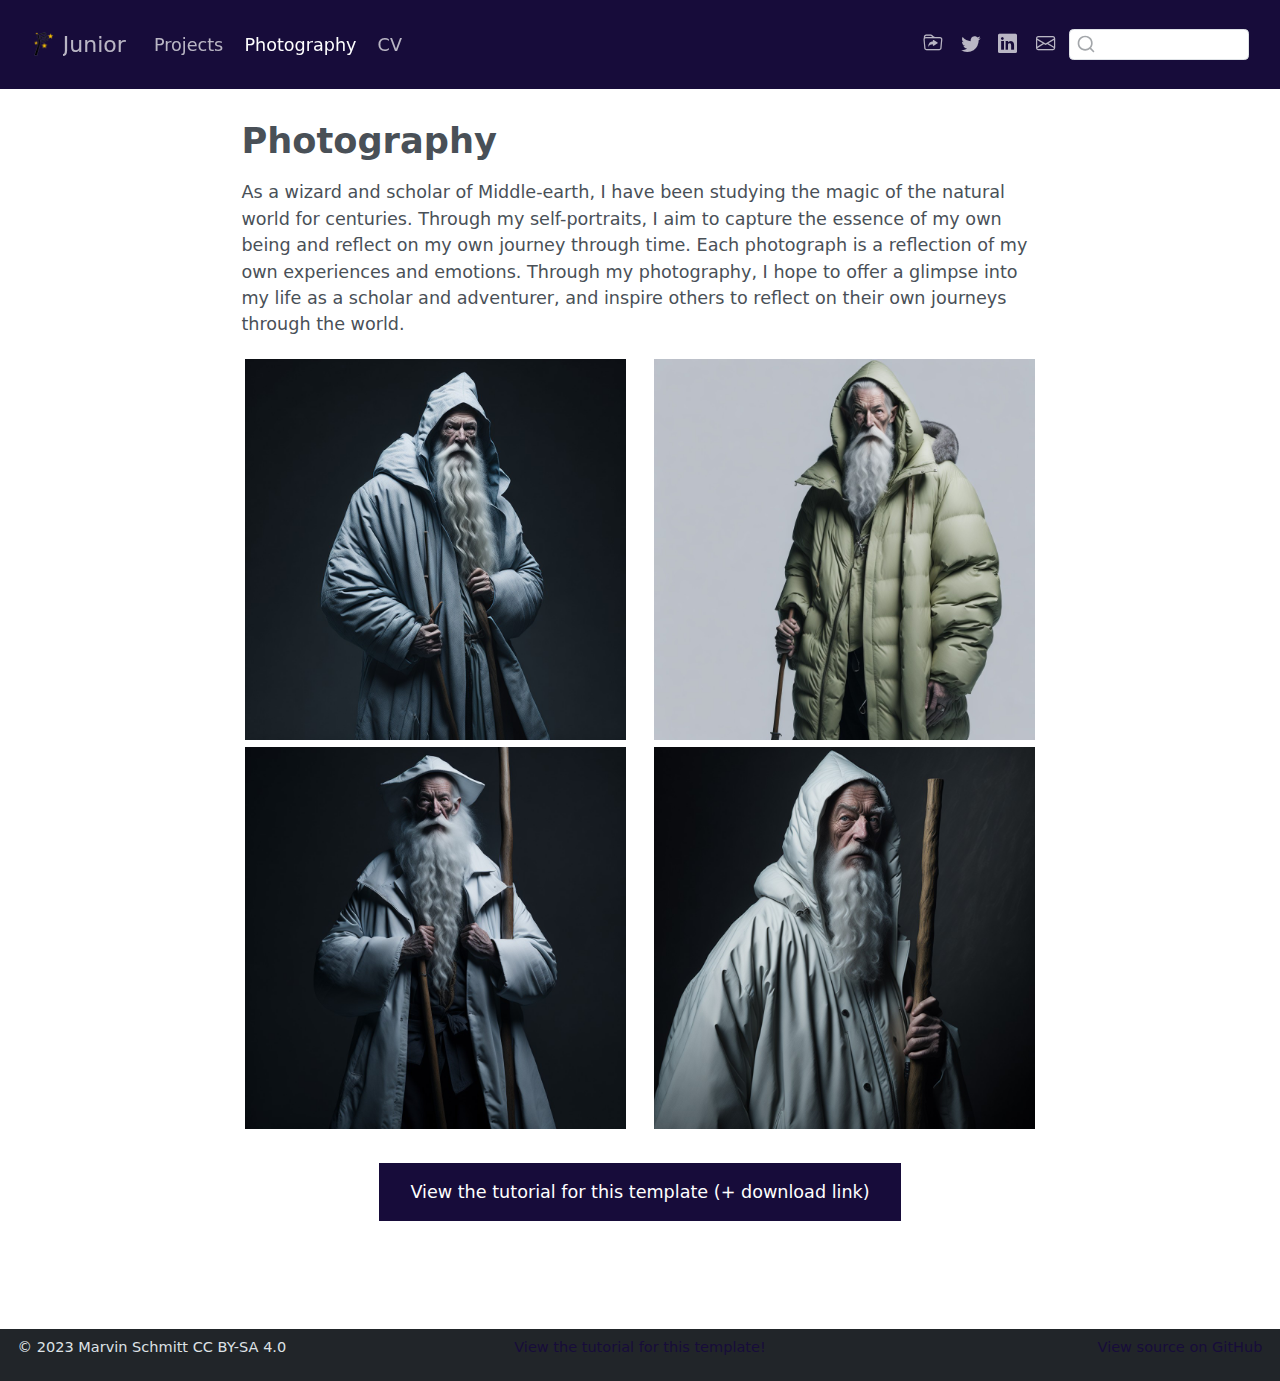
<file: docs/photography/index.html>
<!DOCTYPE html>
<html xmlns="http://www.w3.org/1999/xhtml" lang="en" xml:lang="en"><head>

<meta charset="utf-8">
<meta name="generator" content="quarto-1.4.555">

<meta name="viewport" content="width=device-width, initial-scale=1.0, user-scalable=yes">


<title>Junior - Photography</title>
<style>
code{white-space: pre-wrap;}
span.smallcaps{font-variant: small-caps;}
div.columns{display: flex; gap: min(4vw, 1.5em);}
div.column{flex: auto; overflow-x: auto;}
div.hanging-indent{margin-left: 1.5em; text-indent: -1.5em;}
ul.task-list{list-style: none;}
ul.task-list li input[type="checkbox"] {
  width: 0.8em;
  margin: 0 0.8em 0.2em -1em; /* quarto-specific, see https://github.com/quarto-dev/quarto-cli/issues/4556 */ 
  vertical-align: middle;
}
</style>


<script src="../site_libs/quarto-nav/quarto-nav.js"></script>
<script src="../site_libs/clipboard/clipboard.min.js"></script>
<script src="../site_libs/quarto-search/autocomplete.umd.js"></script>
<script src="../site_libs/quarto-search/fuse.min.js"></script>
<script src="../site_libs/quarto-search/quarto-search.js"></script>
<meta name="quarto:offset" content="../">
<link href="../img/favicon.png" rel="icon" type="image/png">
<script src="../site_libs/quarto-html/quarto.js"></script>
<script src="../site_libs/quarto-html/popper.min.js"></script>
<script src="../site_libs/quarto-html/tippy.umd.min.js"></script>
<script src="../site_libs/quarto-html/anchor.min.js"></script>
<link href="../site_libs/quarto-html/tippy.css" rel="stylesheet">
<link href="../site_libs/quarto-html/quarto-syntax-highlighting.css" rel="stylesheet" id="quarto-text-highlighting-styles">
<script src="../site_libs/bootstrap/bootstrap.min.js"></script>
<link href="../site_libs/bootstrap/bootstrap-icons.css" rel="stylesheet">
<link href="../site_libs/bootstrap/bootstrap.min.css" rel="stylesheet" id="quarto-bootstrap" data-mode="light">
<script id="quarto-search-options" type="application/json">{
  "location": "navbar",
  "copy-button": false,
  "collapse-after": 3,
  "panel-placement": "end",
  "type": "textbox",
  "limit": 50,
  "keyboard-shortcut": [
    "f",
    "/",
    "s"
  ],
  "language": {
    "search-no-results-text": "No results",
    "search-matching-documents-text": "matching documents",
    "search-copy-link-title": "Copy link to search",
    "search-hide-matches-text": "Hide additional matches",
    "search-more-match-text": "more match in this document",
    "search-more-matches-text": "more matches in this document",
    "search-clear-button-title": "Clear",
    "search-text-placeholder": "",
    "search-detached-cancel-button-title": "Cancel",
    "search-submit-button-title": "Submit",
    "search-label": "Search"
  }
}</script>


</head>

<body class="nav-fixed fullcontent">

<div id="quarto-search-results"></div>
  <header id="quarto-header" class="headroom fixed-top">
    <nav class="navbar navbar-expand-lg " data-bs-theme="dark">
      <div class="navbar-container container-fluid">
      <div class="navbar-brand-container mx-auto">
    <a href="../index.html" class="navbar-brand navbar-brand-logo">
    <img src="../img/logo.png" alt="" class="navbar-logo">
    </a>
    <a class="navbar-brand" href="../index.html">
    <span class="navbar-title">Junior</span>
    </a>
  </div>
            <div id="quarto-search" class="" title="Search"></div>
          <button class="navbar-toggler" type="button" data-bs-toggle="collapse" data-bs-target="#navbarCollapse" aria-controls="navbarCollapse" aria-expanded="false" aria-label="Toggle navigation" onclick="if (window.quartoToggleHeadroom) { window.quartoToggleHeadroom(); }">
  <span class="navbar-toggler-icon"></span>
</button>
          <div class="collapse navbar-collapse" id="navbarCollapse">
            <ul class="navbar-nav navbar-nav-scroll me-auto">
  <li class="nav-item">
    <a class="nav-link" href="../projects/index.html"> 
<span class="menu-text">Projects</span></a>
  </li>  
  <li class="nav-item">
    <a class="nav-link active" href="../photography/index.html" aria-current="page"> 
<span class="menu-text">Photography</span></a>
  </li>  
  <li class="nav-item">
    <a class="nav-link" href="../cv/index.html"> 
<span class="menu-text">CV</span></a>
  </li>  
</ul>
            <ul class="navbar-nav navbar-nav-scroll ms-auto">
  <li class="nav-item compact">
    <a class="nav-link" href="https://www.marvinschmitt.com/blog/website-tutorial-quarto/"> <i class="bi bi-folder-symlink" role="img">
</i> 
<span class="menu-text"></span></a>
  </li>  
  <li class="nav-item compact">
    <a class="nav-link" href="https://twitter.com/MarvinSchmittML"> <i class="bi bi-twitter" role="img">
</i> 
<span class="menu-text"></span></a>
  </li>  
  <li class="nav-item compact">
    <a class="nav-link" href="https://www.linkedin.com/in/marvin-schmitt-a85b321a2/"> <i class="bi bi-linkedin" role="img">
</i> 
<span class="menu-text"></span></a>
  </li>  
  <li class="nav-item compact">
    <a class="nav-link" href="mailto:mail.marvinschmitt@gmail.com"> <i class="bi bi-envelope" role="img" aria-label="email">
</i> 
<span class="menu-text"></span></a>
  </li>  
</ul>
          </div> <!-- /navcollapse -->
          <div class="quarto-navbar-tools">
</div>
      </div> <!-- /container-fluid -->
    </nav>
</header>
<!-- content -->
<div id="quarto-content" class="quarto-container page-columns page-rows-contents page-layout-article page-navbar">
<!-- sidebar -->
<!-- margin-sidebar -->
    
<!-- main -->
<main class="content" id="quarto-document-content">

<header id="title-block-header" class="quarto-title-block default">
<div class="quarto-title">
<h1 class="title">Photography</h1>
</div>



<div class="quarto-title-meta">

    
  
    
  </div>
  


</header>


<p>As a wizard and scholar of Middle-earth, I have been studying the magic of the natural world for centuries. Through my self-portraits, I aim to capture the essence of my own being and reflect on my own journey through time. Each photograph is a reflection of my own experiences and emotions. Through my photography, I hope to offer a glimpse into my life as a scholar and adventurer, and inspire others to reflect on their own journeys through the world.</p>
<div>

</div>
<div class="quarto-layout-panel" data-layout-ncol="2">
<div class="quarto-layout-row">
<div class="quarto-layout-cell" style="flex-basis: 50.0%;justify-content: center;">
<p><img src="gandalf_image_1.jpg" class="img-fluid"></p>
</div>
<div class="quarto-layout-cell" style="flex-basis: 50.0%;justify-content: center;">
<p><img src="gandalf_image_2.jpg" class="img-fluid"></p>
</div>
</div>
<div class="quarto-layout-row">
<div class="quarto-layout-cell" style="flex-basis: 50.0%;justify-content: center;">
<p><img src="gandalf_image_3.jpg" class="img-fluid"></p>
</div>
<div class="quarto-layout-cell" style="flex-basis: 50.0%;justify-content: center;">
<p><img src="gandalf_image_4.jpg" class="img-fluid"></p>
</div>
</div>
</div>
<div style="margin: 30px; text-align: center;">
<a class="btn btn-primary" href="https://www.marvinschmitt.com/blog/website-tutorial-quarto/" role="button" target="_blank" style="padding: 15px 30px;">View the tutorial for this template (+ download link)</a>
</div>



</main> <!-- /main -->
<script id="quarto-html-after-body" type="application/javascript">
window.document.addEventListener("DOMContentLoaded", function (event) {
  const toggleBodyColorMode = (bsSheetEl) => {
    const mode = bsSheetEl.getAttribute("data-mode");
    const bodyEl = window.document.querySelector("body");
    if (mode === "dark") {
      bodyEl.classList.add("quarto-dark");
      bodyEl.classList.remove("quarto-light");
    } else {
      bodyEl.classList.add("quarto-light");
      bodyEl.classList.remove("quarto-dark");
    }
  }
  const toggleBodyColorPrimary = () => {
    const bsSheetEl = window.document.querySelector("link#quarto-bootstrap");
    if (bsSheetEl) {
      toggleBodyColorMode(bsSheetEl);
    }
  }
  toggleBodyColorPrimary();  
  const icon = "";
  const anchorJS = new window.AnchorJS();
  anchorJS.options = {
    placement: 'right',
    icon: icon
  };
  anchorJS.add('.anchored');
  const isCodeAnnotation = (el) => {
    for (const clz of el.classList) {
      if (clz.startsWith('code-annotation-')) {                     
        return true;
      }
    }
    return false;
  }
  const clipboard = new window.ClipboardJS('.code-copy-button', {
    text: function(trigger) {
      const codeEl = trigger.previousElementSibling.cloneNode(true);
      for (const childEl of codeEl.children) {
        if (isCodeAnnotation(childEl)) {
          childEl.remove();
        }
      }
      return codeEl.innerText;
    }
  });
  clipboard.on('success', function(e) {
    // button target
    const button = e.trigger;
    // don't keep focus
    button.blur();
    // flash "checked"
    button.classList.add('code-copy-button-checked');
    var currentTitle = button.getAttribute("title");
    button.setAttribute("title", "Copied!");
    let tooltip;
    if (window.bootstrap) {
      button.setAttribute("data-bs-toggle", "tooltip");
      button.setAttribute("data-bs-placement", "left");
      button.setAttribute("data-bs-title", "Copied!");
      tooltip = new bootstrap.Tooltip(button, 
        { trigger: "manual", 
          customClass: "code-copy-button-tooltip",
          offset: [0, -8]});
      tooltip.show();    
    }
    setTimeout(function() {
      if (tooltip) {
        tooltip.hide();
        button.removeAttribute("data-bs-title");
        button.removeAttribute("data-bs-toggle");
        button.removeAttribute("data-bs-placement");
      }
      button.setAttribute("title", currentTitle);
      button.classList.remove('code-copy-button-checked');
    }, 1000);
    // clear code selection
    e.clearSelection();
  });
    var localhostRegex = new RegExp(/^(?:http|https):\/\/localhost\:?[0-9]*\//);
    var mailtoRegex = new RegExp(/^mailto:/);
      var filterRegex = new RegExp('/' + window.location.host + '/');
    var isInternal = (href) => {
        return filterRegex.test(href) || localhostRegex.test(href) || mailtoRegex.test(href);
    }
    // Inspect non-navigation links and adorn them if external
 	var links = window.document.querySelectorAll('a[href]:not(.nav-link):not(.navbar-brand):not(.toc-action):not(.sidebar-link):not(.sidebar-item-toggle):not(.pagination-link):not(.no-external):not([aria-hidden]):not(.dropdown-item):not(.quarto-navigation-tool)');
    for (var i=0; i<links.length; i++) {
      const link = links[i];
      if (!isInternal(link.href)) {
        // undo the damage that might have been done by quarto-nav.js in the case of
        // links that we want to consider external
        if (link.dataset.originalHref !== undefined) {
          link.href = link.dataset.originalHref;
        }
      }
    }
  function tippyHover(el, contentFn, onTriggerFn, onUntriggerFn) {
    const config = {
      allowHTML: true,
      maxWidth: 500,
      delay: 100,
      arrow: false,
      appendTo: function(el) {
          return el.parentElement;
      },
      interactive: true,
      interactiveBorder: 10,
      theme: 'quarto',
      placement: 'bottom-start',
    };
    if (contentFn) {
      config.content = contentFn;
    }
    if (onTriggerFn) {
      config.onTrigger = onTriggerFn;
    }
    if (onUntriggerFn) {
      config.onUntrigger = onUntriggerFn;
    }
    window.tippy(el, config); 
  }
  const noterefs = window.document.querySelectorAll('a[role="doc-noteref"]');
  for (var i=0; i<noterefs.length; i++) {
    const ref = noterefs[i];
    tippyHover(ref, function() {
      // use id or data attribute instead here
      let href = ref.getAttribute('data-footnote-href') || ref.getAttribute('href');
      try { href = new URL(href).hash; } catch {}
      const id = href.replace(/^#\/?/, "");
      const note = window.document.getElementById(id);
      if (note) {
        return note.innerHTML;
      } else {
        return "";
      }
    });
  }
  const xrefs = window.document.querySelectorAll('a.quarto-xref');
  const processXRef = (id, note) => {
    // Strip column container classes
    const stripColumnClz = (el) => {
      el.classList.remove("page-full", "page-columns");
      if (el.children) {
        for (const child of el.children) {
          stripColumnClz(child);
        }
      }
    }
    stripColumnClz(note)
    if (id === null || id.startsWith('sec-')) {
      // Special case sections, only their first couple elements
      const container = document.createElement("div");
      if (note.children && note.children.length > 2) {
        container.appendChild(note.children[0].cloneNode(true));
        for (let i = 1; i < note.children.length; i++) {
          const child = note.children[i];
          if (child.tagName === "P" && child.innerText === "") {
            continue;
          } else {
            container.appendChild(child.cloneNode(true));
            break;
          }
        }
        if (window.Quarto?.typesetMath) {
          window.Quarto.typesetMath(container);
        }
        return container.innerHTML
      } else {
        if (window.Quarto?.typesetMath) {
          window.Quarto.typesetMath(note);
        }
        return note.innerHTML;
      }
    } else {
      // Remove any anchor links if they are present
      const anchorLink = note.querySelector('a.anchorjs-link');
      if (anchorLink) {
        anchorLink.remove();
      }
      if (window.Quarto?.typesetMath) {
        window.Quarto.typesetMath(note);
      }
      // TODO in 1.5, we should make sure this works without a callout special case
      if (note.classList.contains("callout")) {
        return note.outerHTML;
      } else {
        return note.innerHTML;
      }
    }
  }
  for (var i=0; i<xrefs.length; i++) {
    const xref = xrefs[i];
    tippyHover(xref, undefined, function(instance) {
      instance.disable();
      let url = xref.getAttribute('href');
      let hash = undefined; 
      if (url.startsWith('#')) {
        hash = url;
      } else {
        try { hash = new URL(url).hash; } catch {}
      }
      if (hash) {
        const id = hash.replace(/^#\/?/, "");
        const note = window.document.getElementById(id);
        if (note !== null) {
          try {
            const html = processXRef(id, note.cloneNode(true));
            instance.setContent(html);
          } finally {
            instance.enable();
            instance.show();
          }
        } else {
          // See if we can fetch this
          fetch(url.split('#')[0])
          .then(res => res.text())
          .then(html => {
            const parser = new DOMParser();
            const htmlDoc = parser.parseFromString(html, "text/html");
            const note = htmlDoc.getElementById(id);
            if (note !== null) {
              const html = processXRef(id, note);
              instance.setContent(html);
            } 
          }).finally(() => {
            instance.enable();
            instance.show();
          });
        }
      } else {
        // See if we can fetch a full url (with no hash to target)
        // This is a special case and we should probably do some content thinning / targeting
        fetch(url)
        .then(res => res.text())
        .then(html => {
          const parser = new DOMParser();
          const htmlDoc = parser.parseFromString(html, "text/html");
          const note = htmlDoc.querySelector('main.content');
          if (note !== null) {
            // This should only happen for chapter cross references
            // (since there is no id in the URL)
            // remove the first header
            if (note.children.length > 0 && note.children[0].tagName === "HEADER") {
              note.children[0].remove();
            }
            const html = processXRef(null, note);
            instance.setContent(html);
          } 
        }).finally(() => {
          instance.enable();
          instance.show();
        });
      }
    }, function(instance) {
    });
  }
      let selectedAnnoteEl;
      const selectorForAnnotation = ( cell, annotation) => {
        let cellAttr = 'data-code-cell="' + cell + '"';
        let lineAttr = 'data-code-annotation="' +  annotation + '"';
        const selector = 'span[' + cellAttr + '][' + lineAttr + ']';
        return selector;
      }
      const selectCodeLines = (annoteEl) => {
        const doc = window.document;
        const targetCell = annoteEl.getAttribute("data-target-cell");
        const targetAnnotation = annoteEl.getAttribute("data-target-annotation");
        const annoteSpan = window.document.querySelector(selectorForAnnotation(targetCell, targetAnnotation));
        const lines = annoteSpan.getAttribute("data-code-lines").split(",");
        const lineIds = lines.map((line) => {
          return targetCell + "-" + line;
        })
        let top = null;
        let height = null;
        let parent = null;
        if (lineIds.length > 0) {
            //compute the position of the single el (top and bottom and make a div)
            const el = window.document.getElementById(lineIds[0]);
            top = el.offsetTop;
            height = el.offsetHeight;
            parent = el.parentElement.parentElement;
          if (lineIds.length > 1) {
            const lastEl = window.document.getElementById(lineIds[lineIds.length - 1]);
            const bottom = lastEl.offsetTop + lastEl.offsetHeight;
            height = bottom - top;
          }
          if (top !== null && height !== null && parent !== null) {
            // cook up a div (if necessary) and position it 
            let div = window.document.getElementById("code-annotation-line-highlight");
            if (div === null) {
              div = window.document.createElement("div");
              div.setAttribute("id", "code-annotation-line-highlight");
              div.style.position = 'absolute';
              parent.appendChild(div);
            }
            div.style.top = top - 2 + "px";
            div.style.height = height + 4 + "px";
            div.style.left = 0;
            let gutterDiv = window.document.getElementById("code-annotation-line-highlight-gutter");
            if (gutterDiv === null) {
              gutterDiv = window.document.createElement("div");
              gutterDiv.setAttribute("id", "code-annotation-line-highlight-gutter");
              gutterDiv.style.position = 'absolute';
              const codeCell = window.document.getElementById(targetCell);
              const gutter = codeCell.querySelector('.code-annotation-gutter');
              gutter.appendChild(gutterDiv);
            }
            gutterDiv.style.top = top - 2 + "px";
            gutterDiv.style.height = height + 4 + "px";
          }
          selectedAnnoteEl = annoteEl;
        }
      };
      const unselectCodeLines = () => {
        const elementsIds = ["code-annotation-line-highlight", "code-annotation-line-highlight-gutter"];
        elementsIds.forEach((elId) => {
          const div = window.document.getElementById(elId);
          if (div) {
            div.remove();
          }
        });
        selectedAnnoteEl = undefined;
      };
        // Handle positioning of the toggle
    window.addEventListener(
      "resize",
      throttle(() => {
        elRect = undefined;
        if (selectedAnnoteEl) {
          selectCodeLines(selectedAnnoteEl);
        }
      }, 10)
    );
    function throttle(fn, ms) {
    let throttle = false;
    let timer;
      return (...args) => {
        if(!throttle) { // first call gets through
            fn.apply(this, args);
            throttle = true;
        } else { // all the others get throttled
            if(timer) clearTimeout(timer); // cancel #2
            timer = setTimeout(() => {
              fn.apply(this, args);
              timer = throttle = false;
            }, ms);
        }
      };
    }
      // Attach click handler to the DT
      const annoteDls = window.document.querySelectorAll('dt[data-target-cell]');
      for (const annoteDlNode of annoteDls) {
        annoteDlNode.addEventListener('click', (event) => {
          const clickedEl = event.target;
          if (clickedEl !== selectedAnnoteEl) {
            unselectCodeLines();
            const activeEl = window.document.querySelector('dt[data-target-cell].code-annotation-active');
            if (activeEl) {
              activeEl.classList.remove('code-annotation-active');
            }
            selectCodeLines(clickedEl);
            clickedEl.classList.add('code-annotation-active');
          } else {
            // Unselect the line
            unselectCodeLines();
            clickedEl.classList.remove('code-annotation-active');
          }
        });
      }
  const findCites = (el) => {
    const parentEl = el.parentElement;
    if (parentEl) {
      const cites = parentEl.dataset.cites;
      if (cites) {
        return {
          el,
          cites: cites.split(' ')
        };
      } else {
        return findCites(el.parentElement)
      }
    } else {
      return undefined;
    }
  };
  var bibliorefs = window.document.querySelectorAll('a[role="doc-biblioref"]');
  for (var i=0; i<bibliorefs.length; i++) {
    const ref = bibliorefs[i];
    const citeInfo = findCites(ref);
    if (citeInfo) {
      tippyHover(citeInfo.el, function() {
        var popup = window.document.createElement('div');
        citeInfo.cites.forEach(function(cite) {
          var citeDiv = window.document.createElement('div');
          citeDiv.classList.add('hanging-indent');
          citeDiv.classList.add('csl-entry');
          var biblioDiv = window.document.getElementById('ref-' + cite);
          if (biblioDiv) {
            citeDiv.innerHTML = biblioDiv.innerHTML;
          }
          popup.appendChild(citeDiv);
        });
        return popup.innerHTML;
      });
    }
  }
});
</script>
</div> <!-- /content -->
<footer class="footer">
  <div class="nav-footer">
    <div class="nav-footer-left">
<p><span class="faux-block">© 2023 Marvin Schmitt CC BY-SA 4.0</span></p>
</div>   
    <div class="nav-footer-center">
<p><span class="faux-block"><a href="https://www.marvinschmitt.com/blog/website-tutorial-quarto/">View the tutorial for this template!</a></span></p>
</div>
    <div class="nav-footer-right">
<p><span class="faux-block"><a href="https://github.com/marvinschmitt/quarto-website-template/">View source on GitHub</a></span></p>
</div>
  </div>
</footer>




</body></html>
</file>
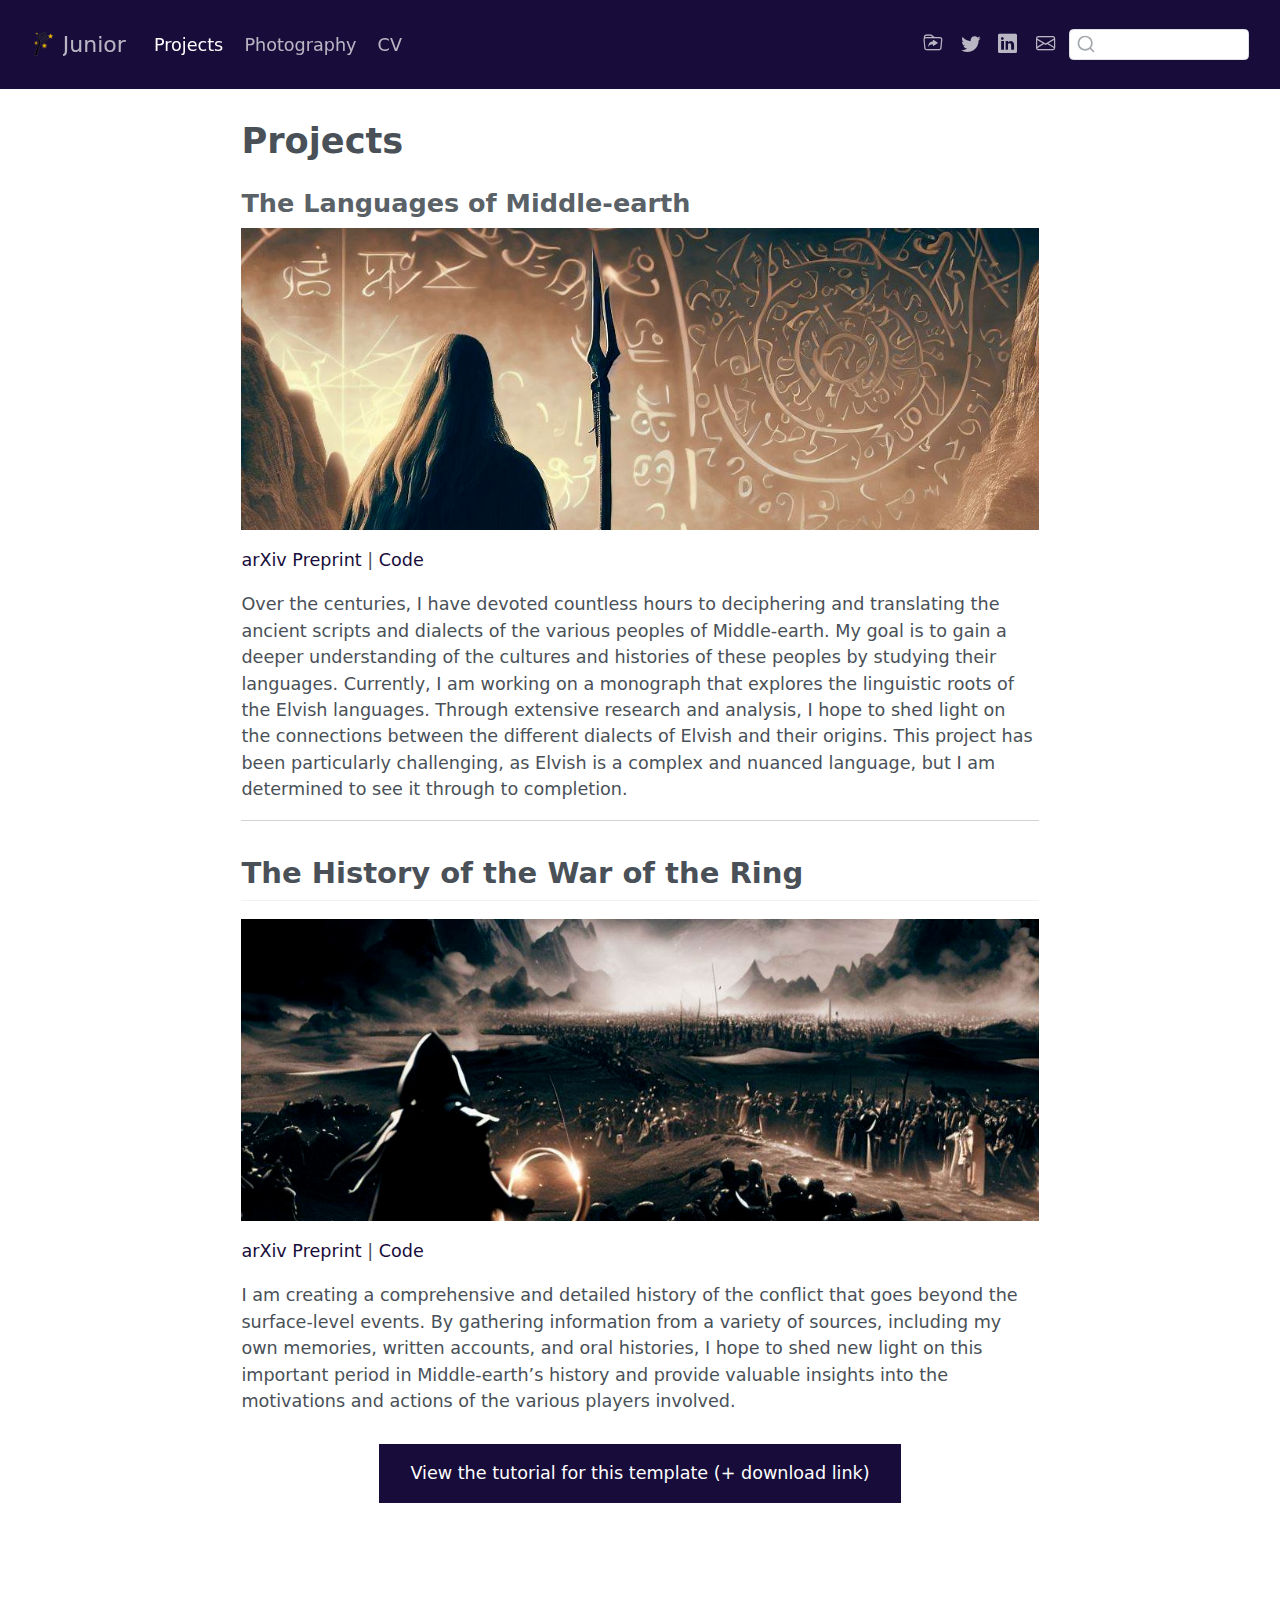
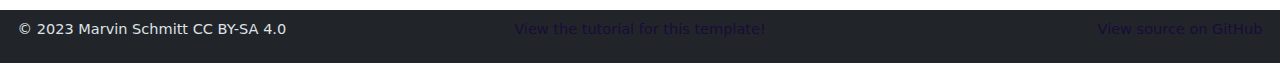
<file: docs/projects/index.html>
<!DOCTYPE html>
<html xmlns="http://www.w3.org/1999/xhtml" lang="en" xml:lang="en"><head>

<meta charset="utf-8">
<meta name="generator" content="quarto-1.4.555">

<meta name="viewport" content="width=device-width, initial-scale=1.0, user-scalable=yes">


<title>Junior - Projects</title>
<style>
code{white-space: pre-wrap;}
span.smallcaps{font-variant: small-caps;}
div.columns{display: flex; gap: min(4vw, 1.5em);}
div.column{flex: auto; overflow-x: auto;}
div.hanging-indent{margin-left: 1.5em; text-indent: -1.5em;}
ul.task-list{list-style: none;}
ul.task-list li input[type="checkbox"] {
  width: 0.8em;
  margin: 0 0.8em 0.2em -1em; /* quarto-specific, see https://github.com/quarto-dev/quarto-cli/issues/4556 */ 
  vertical-align: middle;
}
</style>


<script src="../site_libs/quarto-nav/quarto-nav.js"></script>
<script src="../site_libs/clipboard/clipboard.min.js"></script>
<script src="../site_libs/quarto-search/autocomplete.umd.js"></script>
<script src="../site_libs/quarto-search/fuse.min.js"></script>
<script src="../site_libs/quarto-search/quarto-search.js"></script>
<meta name="quarto:offset" content="../">
<link href="../img/favicon.png" rel="icon" type="image/png">
<script src="../site_libs/quarto-html/quarto.js"></script>
<script src="../site_libs/quarto-html/popper.min.js"></script>
<script src="../site_libs/quarto-html/tippy.umd.min.js"></script>
<script src="../site_libs/quarto-html/anchor.min.js"></script>
<link href="../site_libs/quarto-html/tippy.css" rel="stylesheet">
<link href="../site_libs/quarto-html/quarto-syntax-highlighting.css" rel="stylesheet" id="quarto-text-highlighting-styles">
<script src="../site_libs/bootstrap/bootstrap.min.js"></script>
<link href="../site_libs/bootstrap/bootstrap-icons.css" rel="stylesheet">
<link href="../site_libs/bootstrap/bootstrap.min.css" rel="stylesheet" id="quarto-bootstrap" data-mode="light">
<script id="quarto-search-options" type="application/json">{
  "location": "navbar",
  "copy-button": false,
  "collapse-after": 3,
  "panel-placement": "end",
  "type": "textbox",
  "limit": 50,
  "keyboard-shortcut": [
    "f",
    "/",
    "s"
  ],
  "language": {
    "search-no-results-text": "No results",
    "search-matching-documents-text": "matching documents",
    "search-copy-link-title": "Copy link to search",
    "search-hide-matches-text": "Hide additional matches",
    "search-more-match-text": "more match in this document",
    "search-more-matches-text": "more matches in this document",
    "search-clear-button-title": "Clear",
    "search-text-placeholder": "",
    "search-detached-cancel-button-title": "Cancel",
    "search-submit-button-title": "Submit",
    "search-label": "Search"
  }
}</script>


</head>

<body class="nav-fixed fullcontent">

<div id="quarto-search-results"></div>
  <header id="quarto-header" class="headroom fixed-top">
    <nav class="navbar navbar-expand-lg " data-bs-theme="dark">
      <div class="navbar-container container-fluid">
      <div class="navbar-brand-container mx-auto">
    <a href="../index.html" class="navbar-brand navbar-brand-logo">
    <img src="../img/logo.png" alt="" class="navbar-logo">
    </a>
    <a class="navbar-brand" href="../index.html">
    <span class="navbar-title">Junior</span>
    </a>
  </div>
            <div id="quarto-search" class="" title="Search"></div>
          <button class="navbar-toggler" type="button" data-bs-toggle="collapse" data-bs-target="#navbarCollapse" aria-controls="navbarCollapse" aria-expanded="false" aria-label="Toggle navigation" onclick="if (window.quartoToggleHeadroom) { window.quartoToggleHeadroom(); }">
  <span class="navbar-toggler-icon"></span>
</button>
          <div class="collapse navbar-collapse" id="navbarCollapse">
            <ul class="navbar-nav navbar-nav-scroll me-auto">
  <li class="nav-item">
    <a class="nav-link active" href="../projects/index.html" aria-current="page"> 
<span class="menu-text">Projects</span></a>
  </li>  
  <li class="nav-item">
    <a class="nav-link" href="../photography/index.html"> 
<span class="menu-text">Photography</span></a>
  </li>  
  <li class="nav-item">
    <a class="nav-link" href="../cv/index.html"> 
<span class="menu-text">CV</span></a>
  </li>  
</ul>
            <ul class="navbar-nav navbar-nav-scroll ms-auto">
  <li class="nav-item compact">
    <a class="nav-link" href="https://www.marvinschmitt.com/blog/website-tutorial-quarto/"> <i class="bi bi-folder-symlink" role="img">
</i> 
<span class="menu-text"></span></a>
  </li>  
  <li class="nav-item compact">
    <a class="nav-link" href="https://twitter.com/MarvinSchmittML"> <i class="bi bi-twitter" role="img">
</i> 
<span class="menu-text"></span></a>
  </li>  
  <li class="nav-item compact">
    <a class="nav-link" href="https://www.linkedin.com/in/marvin-schmitt-a85b321a2/"> <i class="bi bi-linkedin" role="img">
</i> 
<span class="menu-text"></span></a>
  </li>  
  <li class="nav-item compact">
    <a class="nav-link" href="mailto:mail.marvinschmitt@gmail.com"> <i class="bi bi-envelope" role="img" aria-label="email">
</i> 
<span class="menu-text"></span></a>
  </li>  
</ul>
          </div> <!-- /navcollapse -->
          <div class="quarto-navbar-tools">
</div>
      </div> <!-- /container-fluid -->
    </nav>
</header>
<!-- content -->
<div id="quarto-content" class="quarto-container page-columns page-rows-contents page-layout-article page-navbar">
<!-- sidebar -->
<!-- margin-sidebar -->
    
<!-- main -->
<main class="content" id="quarto-document-content">

<header id="title-block-header" class="quarto-title-block default">
<div class="quarto-title">
<h1 class="title">Projects</h1>
</div>



<div class="quarto-title-meta">

    
  
    
  </div>
  


</header>


<section id="the-languages-of-middle-earth" class="level3">
<h3 class="anchored" data-anchor-id="the-languages-of-middle-earth">The Languages of Middle-earth</h3>
<p><img src="project_1_banner.png" style="height: 100%; width: 100%; object-fit: contain" onclick="window.open('https://arxiv.org/abs/2210.07278', 'blank');"></p>
<p><a href="https://arxiv.org/abs/2210.07278" target="_blank">arXiv Preprint</a> | <a href="https://github.com/marvinschmitt/MetaUncertaintyPaper" target="_blank">Code</a><br></p>
<p>Over the centuries, I have devoted countless hours to deciphering and translating the ancient scripts and dialects of the various peoples of Middle-earth. My goal is to gain a deeper understanding of the cultures and histories of these peoples by studying their languages. Currently, I am working on a monograph that explores the linguistic roots of the Elvish languages. Through extensive research and analysis, I hope to shed light on the connections between the different dialects of Elvish and their origins. This project has been particularly challenging, as Elvish is a complex and nuanced language, but I am determined to see it through to completion.</p>
<hr>
</section>
<section id="the-history-of-the-war-of-the-ring" class="level2">
<h2 class="anchored" data-anchor-id="the-history-of-the-war-of-the-ring">The History of the War of the Ring</h2>
<p><img src="project_2_banner.png" style="height: 100%; width: 100%; object-fit: contain" onclick="window.open('https://arxiv.org/abs/2112.08866', 'blank');"></p>
<p><a href="https://arxiv.org/abs/2112.08866" target="_blank">arXiv Preprint</a> | <a href="https://github.com/marvinschmitt/ModelMisspecificationBF" target="_blank">Code</a><br></p>
<p>I am creating a comprehensive and detailed history of the conflict that goes beyond the surface-level events. By gathering information from a variety of sources, including my own memories, written accounts, and oral histories, I hope to shed new light on this important period in Middle-earth’s history and provide valuable insights into the motivations and actions of the various players involved.</p>
<div style="margin: 30px; text-align: center;">
<a class="btn btn-primary" href="https://www.marvinschmitt.com/blog/website-tutorial-quarto/" role="button" target="_blank" style="padding: 15px 30px;">View the tutorial for this template (+ download link)</a>
</div>


</section>

</main> <!-- /main -->
<script id="quarto-html-after-body" type="application/javascript">
window.document.addEventListener("DOMContentLoaded", function (event) {
  const toggleBodyColorMode = (bsSheetEl) => {
    const mode = bsSheetEl.getAttribute("data-mode");
    const bodyEl = window.document.querySelector("body");
    if (mode === "dark") {
      bodyEl.classList.add("quarto-dark");
      bodyEl.classList.remove("quarto-light");
    } else {
      bodyEl.classList.add("quarto-light");
      bodyEl.classList.remove("quarto-dark");
    }
  }
  const toggleBodyColorPrimary = () => {
    const bsSheetEl = window.document.querySelector("link#quarto-bootstrap");
    if (bsSheetEl) {
      toggleBodyColorMode(bsSheetEl);
    }
  }
  toggleBodyColorPrimary();  
  const icon = "";
  const anchorJS = new window.AnchorJS();
  anchorJS.options = {
    placement: 'right',
    icon: icon
  };
  anchorJS.add('.anchored');
  const isCodeAnnotation = (el) => {
    for (const clz of el.classList) {
      if (clz.startsWith('code-annotation-')) {                     
        return true;
      }
    }
    return false;
  }
  const clipboard = new window.ClipboardJS('.code-copy-button', {
    text: function(trigger) {
      const codeEl = trigger.previousElementSibling.cloneNode(true);
      for (const childEl of codeEl.children) {
        if (isCodeAnnotation(childEl)) {
          childEl.remove();
        }
      }
      return codeEl.innerText;
    }
  });
  clipboard.on('success', function(e) {
    // button target
    const button = e.trigger;
    // don't keep focus
    button.blur();
    // flash "checked"
    button.classList.add('code-copy-button-checked');
    var currentTitle = button.getAttribute("title");
    button.setAttribute("title", "Copied!");
    let tooltip;
    if (window.bootstrap) {
      button.setAttribute("data-bs-toggle", "tooltip");
      button.setAttribute("data-bs-placement", "left");
      button.setAttribute("data-bs-title", "Copied!");
      tooltip = new bootstrap.Tooltip(button, 
        { trigger: "manual", 
          customClass: "code-copy-button-tooltip",
          offset: [0, -8]});
      tooltip.show();    
    }
    setTimeout(function() {
      if (tooltip) {
        tooltip.hide();
        button.removeAttribute("data-bs-title");
        button.removeAttribute("data-bs-toggle");
        button.removeAttribute("data-bs-placement");
      }
      button.setAttribute("title", currentTitle);
      button.classList.remove('code-copy-button-checked');
    }, 1000);
    // clear code selection
    e.clearSelection();
  });
    var localhostRegex = new RegExp(/^(?:http|https):\/\/localhost\:?[0-9]*\//);
    var mailtoRegex = new RegExp(/^mailto:/);
      var filterRegex = new RegExp('/' + window.location.host + '/');
    var isInternal = (href) => {
        return filterRegex.test(href) || localhostRegex.test(href) || mailtoRegex.test(href);
    }
    // Inspect non-navigation links and adorn them if external
 	var links = window.document.querySelectorAll('a[href]:not(.nav-link):not(.navbar-brand):not(.toc-action):not(.sidebar-link):not(.sidebar-item-toggle):not(.pagination-link):not(.no-external):not([aria-hidden]):not(.dropdown-item):not(.quarto-navigation-tool)');
    for (var i=0; i<links.length; i++) {
      const link = links[i];
      if (!isInternal(link.href)) {
        // undo the damage that might have been done by quarto-nav.js in the case of
        // links that we want to consider external
        if (link.dataset.originalHref !== undefined) {
          link.href = link.dataset.originalHref;
        }
      }
    }
  function tippyHover(el, contentFn, onTriggerFn, onUntriggerFn) {
    const config = {
      allowHTML: true,
      maxWidth: 500,
      delay: 100,
      arrow: false,
      appendTo: function(el) {
          return el.parentElement;
      },
      interactive: true,
      interactiveBorder: 10,
      theme: 'quarto',
      placement: 'bottom-start',
    };
    if (contentFn) {
      config.content = contentFn;
    }
    if (onTriggerFn) {
      config.onTrigger = onTriggerFn;
    }
    if (onUntriggerFn) {
      config.onUntrigger = onUntriggerFn;
    }
    window.tippy(el, config); 
  }
  const noterefs = window.document.querySelectorAll('a[role="doc-noteref"]');
  for (var i=0; i<noterefs.length; i++) {
    const ref = noterefs[i];
    tippyHover(ref, function() {
      // use id or data attribute instead here
      let href = ref.getAttribute('data-footnote-href') || ref.getAttribute('href');
      try { href = new URL(href).hash; } catch {}
      const id = href.replace(/^#\/?/, "");
      const note = window.document.getElementById(id);
      if (note) {
        return note.innerHTML;
      } else {
        return "";
      }
    });
  }
  const xrefs = window.document.querySelectorAll('a.quarto-xref');
  const processXRef = (id, note) => {
    // Strip column container classes
    const stripColumnClz = (el) => {
      el.classList.remove("page-full", "page-columns");
      if (el.children) {
        for (const child of el.children) {
          stripColumnClz(child);
        }
      }
    }
    stripColumnClz(note)
    if (id === null || id.startsWith('sec-')) {
      // Special case sections, only their first couple elements
      const container = document.createElement("div");
      if (note.children && note.children.length > 2) {
        container.appendChild(note.children[0].cloneNode(true));
        for (let i = 1; i < note.children.length; i++) {
          const child = note.children[i];
          if (child.tagName === "P" && child.innerText === "") {
            continue;
          } else {
            container.appendChild(child.cloneNode(true));
            break;
          }
        }
        if (window.Quarto?.typesetMath) {
          window.Quarto.typesetMath(container);
        }
        return container.innerHTML
      } else {
        if (window.Quarto?.typesetMath) {
          window.Quarto.typesetMath(note);
        }
        return note.innerHTML;
      }
    } else {
      // Remove any anchor links if they are present
      const anchorLink = note.querySelector('a.anchorjs-link');
      if (anchorLink) {
        anchorLink.remove();
      }
      if (window.Quarto?.typesetMath) {
        window.Quarto.typesetMath(note);
      }
      // TODO in 1.5, we should make sure this works without a callout special case
      if (note.classList.contains("callout")) {
        return note.outerHTML;
      } else {
        return note.innerHTML;
      }
    }
  }
  for (var i=0; i<xrefs.length; i++) {
    const xref = xrefs[i];
    tippyHover(xref, undefined, function(instance) {
      instance.disable();
      let url = xref.getAttribute('href');
      let hash = undefined; 
      if (url.startsWith('#')) {
        hash = url;
      } else {
        try { hash = new URL(url).hash; } catch {}
      }
      if (hash) {
        const id = hash.replace(/^#\/?/, "");
        const note = window.document.getElementById(id);
        if (note !== null) {
          try {
            const html = processXRef(id, note.cloneNode(true));
            instance.setContent(html);
          } finally {
            instance.enable();
            instance.show();
          }
        } else {
          // See if we can fetch this
          fetch(url.split('#')[0])
          .then(res => res.text())
          .then(html => {
            const parser = new DOMParser();
            const htmlDoc = parser.parseFromString(html, "text/html");
            const note = htmlDoc.getElementById(id);
            if (note !== null) {
              const html = processXRef(id, note);
              instance.setContent(html);
            } 
          }).finally(() => {
            instance.enable();
            instance.show();
          });
        }
      } else {
        // See if we can fetch a full url (with no hash to target)
        // This is a special case and we should probably do some content thinning / targeting
        fetch(url)
        .then(res => res.text())
        .then(html => {
          const parser = new DOMParser();
          const htmlDoc = parser.parseFromString(html, "text/html");
          const note = htmlDoc.querySelector('main.content');
          if (note !== null) {
            // This should only happen for chapter cross references
            // (since there is no id in the URL)
            // remove the first header
            if (note.children.length > 0 && note.children[0].tagName === "HEADER") {
              note.children[0].remove();
            }
            const html = processXRef(null, note);
            instance.setContent(html);
          } 
        }).finally(() => {
          instance.enable();
          instance.show();
        });
      }
    }, function(instance) {
    });
  }
      let selectedAnnoteEl;
      const selectorForAnnotation = ( cell, annotation) => {
        let cellAttr = 'data-code-cell="' + cell + '"';
        let lineAttr = 'data-code-annotation="' +  annotation + '"';
        const selector = 'span[' + cellAttr + '][' + lineAttr + ']';
        return selector;
      }
      const selectCodeLines = (annoteEl) => {
        const doc = window.document;
        const targetCell = annoteEl.getAttribute("data-target-cell");
        const targetAnnotation = annoteEl.getAttribute("data-target-annotation");
        const annoteSpan = window.document.querySelector(selectorForAnnotation(targetCell, targetAnnotation));
        const lines = annoteSpan.getAttribute("data-code-lines").split(",");
        const lineIds = lines.map((line) => {
          return targetCell + "-" + line;
        })
        let top = null;
        let height = null;
        let parent = null;
        if (lineIds.length > 0) {
            //compute the position of the single el (top and bottom and make a div)
            const el = window.document.getElementById(lineIds[0]);
            top = el.offsetTop;
            height = el.offsetHeight;
            parent = el.parentElement.parentElement;
          if (lineIds.length > 1) {
            const lastEl = window.document.getElementById(lineIds[lineIds.length - 1]);
            const bottom = lastEl.offsetTop + lastEl.offsetHeight;
            height = bottom - top;
          }
          if (top !== null && height !== null && parent !== null) {
            // cook up a div (if necessary) and position it 
            let div = window.document.getElementById("code-annotation-line-highlight");
            if (div === null) {
              div = window.document.createElement("div");
              div.setAttribute("id", "code-annotation-line-highlight");
              div.style.position = 'absolute';
              parent.appendChild(div);
            }
            div.style.top = top - 2 + "px";
            div.style.height = height + 4 + "px";
            div.style.left = 0;
            let gutterDiv = window.document.getElementById("code-annotation-line-highlight-gutter");
            if (gutterDiv === null) {
              gutterDiv = window.document.createElement("div");
              gutterDiv.setAttribute("id", "code-annotation-line-highlight-gutter");
              gutterDiv.style.position = 'absolute';
              const codeCell = window.document.getElementById(targetCell);
              const gutter = codeCell.querySelector('.code-annotation-gutter');
              gutter.appendChild(gutterDiv);
            }
            gutterDiv.style.top = top - 2 + "px";
            gutterDiv.style.height = height + 4 + "px";
          }
          selectedAnnoteEl = annoteEl;
        }
      };
      const unselectCodeLines = () => {
        const elementsIds = ["code-annotation-line-highlight", "code-annotation-line-highlight-gutter"];
        elementsIds.forEach((elId) => {
          const div = window.document.getElementById(elId);
          if (div) {
            div.remove();
          }
        });
        selectedAnnoteEl = undefined;
      };
        // Handle positioning of the toggle
    window.addEventListener(
      "resize",
      throttle(() => {
        elRect = undefined;
        if (selectedAnnoteEl) {
          selectCodeLines(selectedAnnoteEl);
        }
      }, 10)
    );
    function throttle(fn, ms) {
    let throttle = false;
    let timer;
      return (...args) => {
        if(!throttle) { // first call gets through
            fn.apply(this, args);
            throttle = true;
        } else { // all the others get throttled
            if(timer) clearTimeout(timer); // cancel #2
            timer = setTimeout(() => {
              fn.apply(this, args);
              timer = throttle = false;
            }, ms);
        }
      };
    }
      // Attach click handler to the DT
      const annoteDls = window.document.querySelectorAll('dt[data-target-cell]');
      for (const annoteDlNode of annoteDls) {
        annoteDlNode.addEventListener('click', (event) => {
          const clickedEl = event.target;
          if (clickedEl !== selectedAnnoteEl) {
            unselectCodeLines();
            const activeEl = window.document.querySelector('dt[data-target-cell].code-annotation-active');
            if (activeEl) {
              activeEl.classList.remove('code-annotation-active');
            }
            selectCodeLines(clickedEl);
            clickedEl.classList.add('code-annotation-active');
          } else {
            // Unselect the line
            unselectCodeLines();
            clickedEl.classList.remove('code-annotation-active');
          }
        });
      }
  const findCites = (el) => {
    const parentEl = el.parentElement;
    if (parentEl) {
      const cites = parentEl.dataset.cites;
      if (cites) {
        return {
          el,
          cites: cites.split(' ')
        };
      } else {
        return findCites(el.parentElement)
      }
    } else {
      return undefined;
    }
  };
  var bibliorefs = window.document.querySelectorAll('a[role="doc-biblioref"]');
  for (var i=0; i<bibliorefs.length; i++) {
    const ref = bibliorefs[i];
    const citeInfo = findCites(ref);
    if (citeInfo) {
      tippyHover(citeInfo.el, function() {
        var popup = window.document.createElement('div');
        citeInfo.cites.forEach(function(cite) {
          var citeDiv = window.document.createElement('div');
          citeDiv.classList.add('hanging-indent');
          citeDiv.classList.add('csl-entry');
          var biblioDiv = window.document.getElementById('ref-' + cite);
          if (biblioDiv) {
            citeDiv.innerHTML = biblioDiv.innerHTML;
          }
          popup.appendChild(citeDiv);
        });
        return popup.innerHTML;
      });
    }
  }
});
</script>
</div> <!-- /content -->
<footer class="footer">
  <div class="nav-footer">
    <div class="nav-footer-left">
<p><span class="faux-block">© 2023 Marvin Schmitt CC BY-SA 4.0</span></p>
</div>   
    <div class="nav-footer-center">
<p><span class="faux-block"><a href="https://www.marvinschmitt.com/blog/website-tutorial-quarto/">View the tutorial for this template!</a></span></p>
</div>
    <div class="nav-footer-right">
<p><span class="faux-block"><a href="https://github.com/marvinschmitt/quarto-website-template/">View source on GitHub</a></span></p>
</div>
  </div>
</footer>




</body></html>
</file>
<file: docs/site_libs/quarto-html/tippy.css>
.tippy-box[data-animation=fade][data-state=hidden]{opacity:0}[data-tippy-root]{max-width:calc(100vw - 10px)}.tippy-box{position:relative;background-color:#333;color:#fff;border-radius:4px;font-size:14px;line-height:1.4;white-space:normal;outline:0;transition-property:transform,visibility,opacity}.tippy-box[data-placement^=top]>.tippy-arrow{bottom:0}.tippy-box[data-placement^=top]>.tippy-arrow:before{bottom:-7px;left:0;border-width:8px 8px 0;border-top-color:initial;transform-origin:center top}.tippy-box[data-placement^=bottom]>.tippy-arrow{top:0}.tippy-box[data-placement^=bottom]>.tippy-arrow:before{top:-7px;left:0;border-width:0 8px 8px;border-bottom-color:initial;transform-origin:center bottom}.tippy-box[data-placement^=left]>.tippy-arrow{right:0}.tippy-box[data-placement^=left]>.tippy-arrow:before{border-width:8px 0 8px 8px;border-left-color:initial;right:-7px;transform-origin:center left}.tippy-box[data-placement^=right]>.tippy-arrow{left:0}.tippy-box[data-placement^=right]>.tippy-arrow:before{left:-7px;border-width:8px 8px 8px 0;border-right-color:initial;transform-origin:center right}.tippy-box[data-inertia][data-state=visible]{transition-timing-function:cubic-bezier(.54,1.5,.38,1.11)}.tippy-arrow{width:16px;height:16px;color:#333}.tippy-arrow:before{content:"";position:absolute;border-color:transparent;border-style:solid}.tippy-content{position:relative;padding:5px 9px;z-index:1}
</file>
<file: docs/site_libs/quarto-html/quarto-syntax-highlighting.css>
/* quarto syntax highlight colors */
:root {
  --quarto-hl-ot-color: #003B4F;
  --quarto-hl-at-color: #657422;
  --quarto-hl-ss-color: #20794D;
  --quarto-hl-an-color: #5E5E5E;
  --quarto-hl-fu-color: #4758AB;
  --quarto-hl-st-color: #20794D;
  --quarto-hl-cf-color: #003B4F;
  --quarto-hl-op-color: #5E5E5E;
  --quarto-hl-er-color: #AD0000;
  --quarto-hl-bn-color: #AD0000;
  --quarto-hl-al-color: #AD0000;
  --quarto-hl-va-color: #111111;
  --quarto-hl-bu-color: inherit;
  --quarto-hl-ex-color: inherit;
  --quarto-hl-pp-color: #AD0000;
  --quarto-hl-in-color: #5E5E5E;
  --quarto-hl-vs-color: #20794D;
  --quarto-hl-wa-color: #5E5E5E;
  --quarto-hl-do-color: #5E5E5E;
  --quarto-hl-im-color: #00769E;
  --quarto-hl-ch-color: #20794D;
  --quarto-hl-dt-color: #AD0000;
  --quarto-hl-fl-color: #AD0000;
  --quarto-hl-co-color: #5E5E5E;
  --quarto-hl-cv-color: #5E5E5E;
  --quarto-hl-cn-color: #8f5902;
  --quarto-hl-sc-color: #5E5E5E;
  --quarto-hl-dv-color: #AD0000;
  --quarto-hl-kw-color: #003B4F;
}

/* other quarto variables */
:root {
  --quarto-font-monospace: SFMono-Regular, Menlo, Monaco, Consolas, "Liberation Mono", "Courier New", monospace;
}

pre > code.sourceCode > span {
  color: #003B4F;
}

code span {
  color: #003B4F;
}

code.sourceCode > span {
  color: #003B4F;
}

div.sourceCode,
div.sourceCode pre.sourceCode {
  color: #003B4F;
}

code span.ot {
  color: #003B4F;
  font-style: inherit;
}

code span.at {
  color: #657422;
  font-style: inherit;
}

code span.ss {
  color: #20794D;
  font-style: inherit;
}

code span.an {
  color: #5E5E5E;
  font-style: inherit;
}

code span.fu {
  color: #4758AB;
  font-style: inherit;
}

code span.st {
  color: #20794D;
  font-style: inherit;
}

code span.cf {
  color: #003B4F;
  font-style: inherit;
}

code span.op {
  color: #5E5E5E;
  font-style: inherit;
}

code span.er {
  color: #AD0000;
  font-style: inherit;
}

code span.bn {
  color: #AD0000;
  font-style: inherit;
}

code span.al {
  color: #AD0000;
  font-style: inherit;
}

code span.va {
  color: #111111;
  font-style: inherit;
}

code span.bu {
  font-style: inherit;
}

code span.ex {
  font-style: inherit;
}

code span.pp {
  color: #AD0000;
  font-style: inherit;
}

code span.in {
  color: #5E5E5E;
  font-style: inherit;
}

code span.vs {
  color: #20794D;
  font-style: inherit;
}

code span.wa {
  color: #5E5E5E;
  font-style: italic;
}

code span.do {
  color: #5E5E5E;
  font-style: italic;
}

code span.im {
  color: #00769E;
  font-style: inherit;
}

code span.ch {
  color: #20794D;
  font-style: inherit;
}

code span.dt {
  color: #AD0000;
  font-style: inherit;
}

code span.fl {
  color: #AD0000;
  font-style: inherit;
}

code span.co {
  color: #5E5E5E;
  font-style: inherit;
}

code span.cv {
  color: #5E5E5E;
  font-style: italic;
}

code span.cn {
  color: #8f5902;
  font-style: inherit;
}

code span.sc {
  color: #5E5E5E;
  font-style: inherit;
}

code span.dv {
  color: #AD0000;
  font-style: inherit;
}

code span.kw {
  color: #003B4F;
  font-style: inherit;
}

.prevent-inlining {
  content: "</";
}

/*# sourceMappingURL=debc5d5d77c3f9108843748ff7464032.css.map */
</file>
